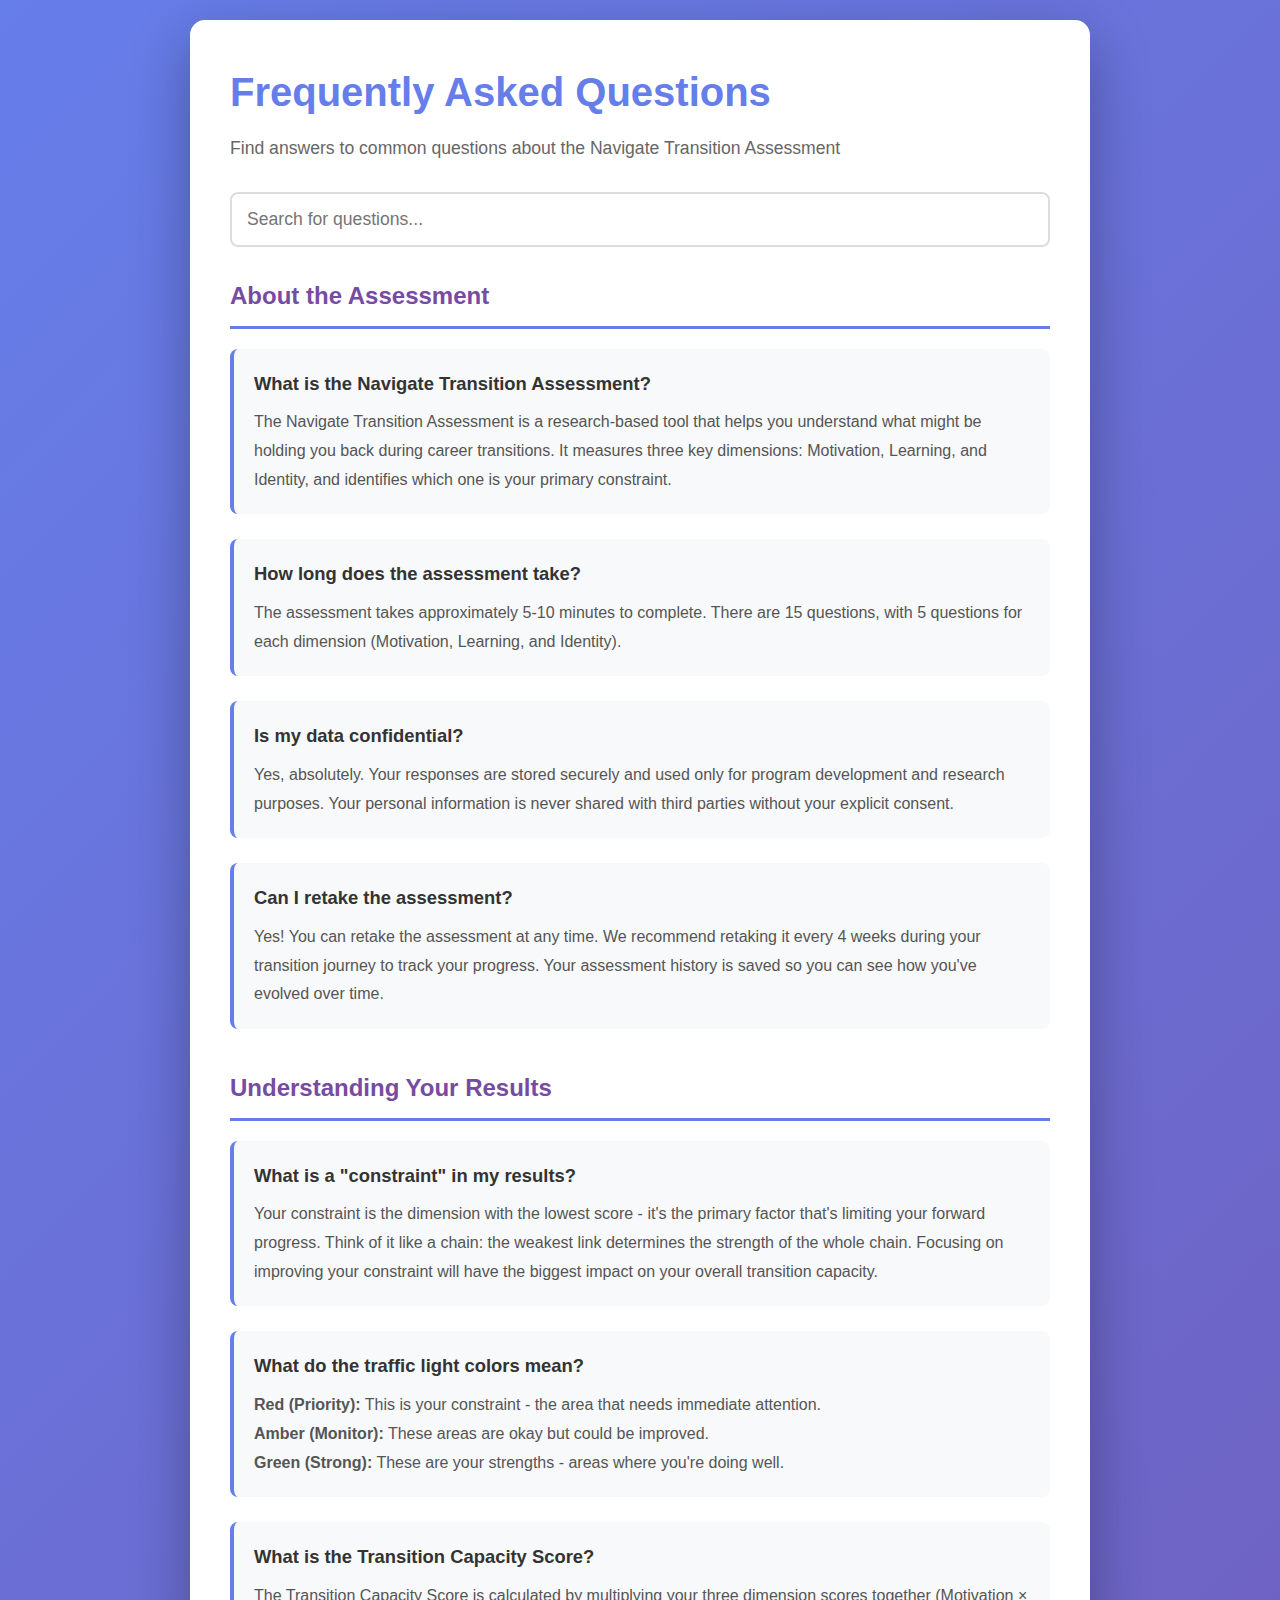
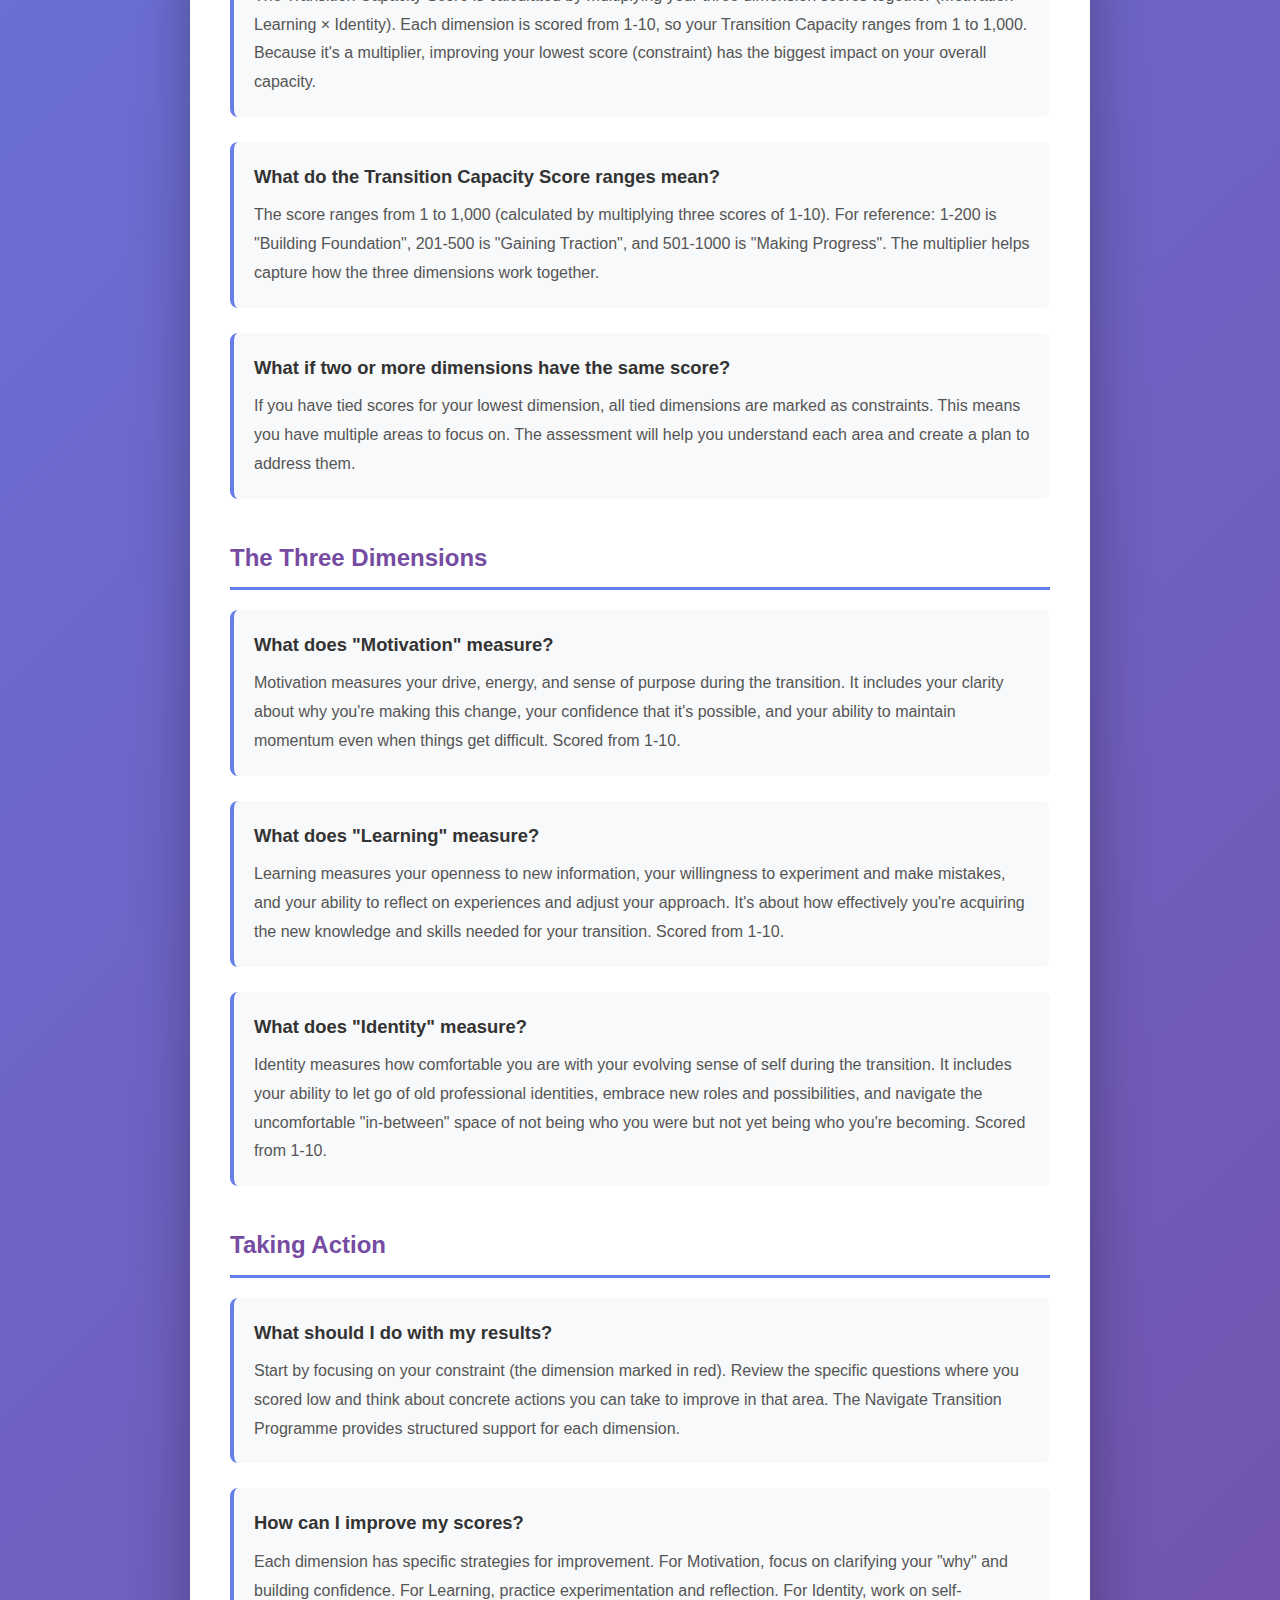
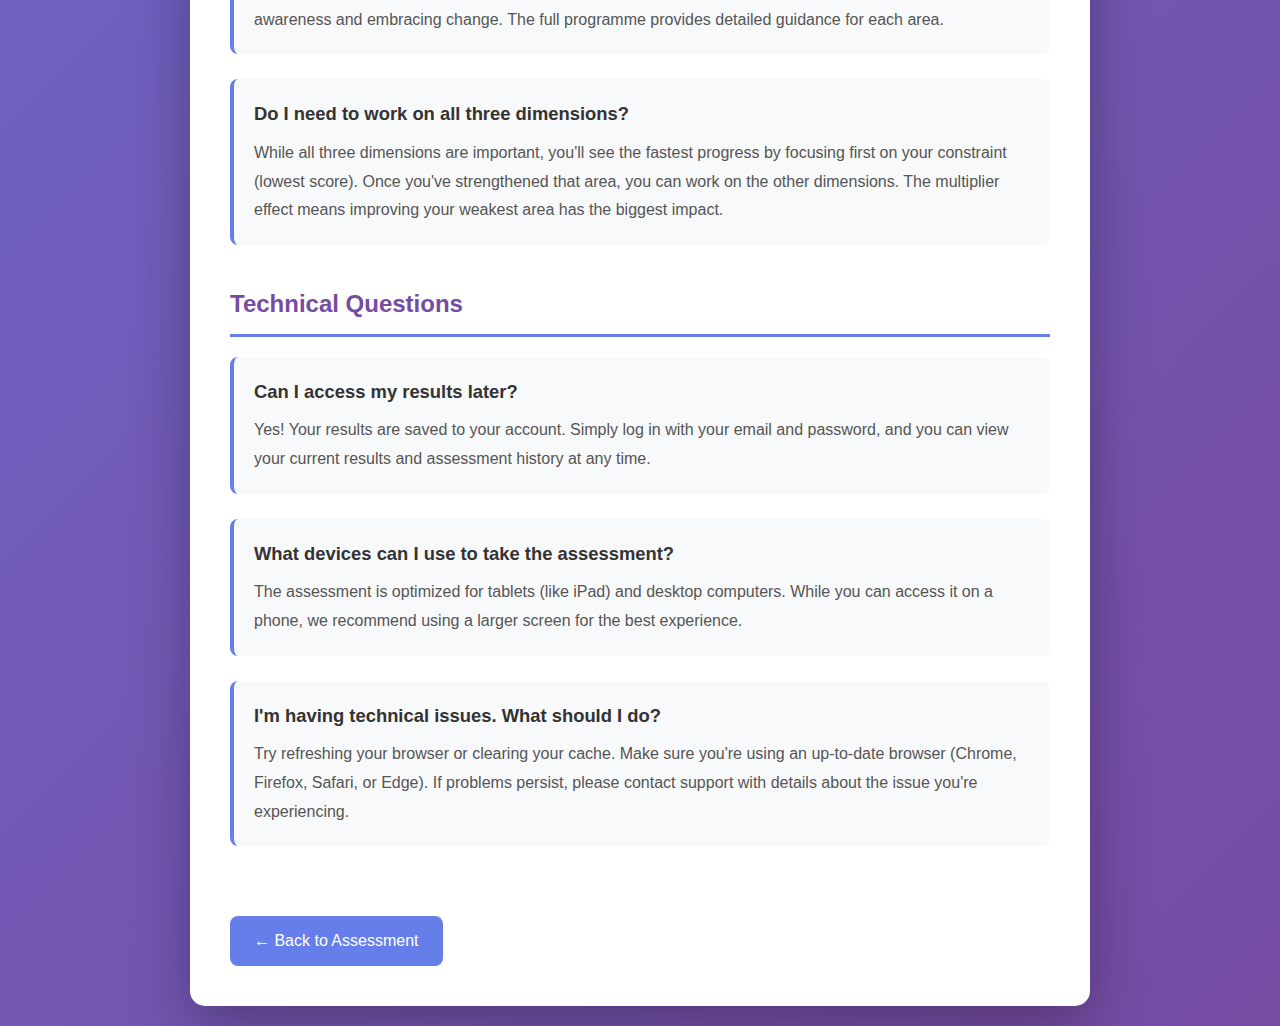
<file: faq (1).html>
<!DOCTYPE html>
<html lang="en">
<head>
    <meta charset="UTF-8">
    <meta name="viewport" content="width=device-width, initial-scale=1.0">
    <title>FAQ - Navigate Transition Assessment</title>
    <style>
        * {
            margin: 0;
            padding: 0;
            box-sizing: border-box;
        }

        body {
            font-family: 'Segoe UI', Tahoma, Geneva, Verdana, sans-serif;
            line-height: 1.6;
            color: #333;
            background: linear-gradient(135deg, #667eea 0%, #764ba2 100%);
            min-height: 100vh;
            padding: 20px;
        }

        .container {
            max-width: 900px;
            margin: 0 auto;
            background: white;
            border-radius: 15px;
            padding: 40px;
            box-shadow: 0 20px 60px rgba(0,0,0,0.3);
        }

        h1 {
            color: #667eea;
            margin-bottom: 10px;
            font-size: 2.5em;
        }

        .subtitle {
            color: #666;
            margin-bottom: 30px;
            font-size: 1.1em;
        }

        .search-box {
            margin-bottom: 30px;
        }

        .search-box input {
            width: 100%;
            padding: 15px;
            font-size: 1.1em;
            border: 2px solid #ddd;
            border-radius: 8px;
            transition: border-color 0.3s;
        }

        .search-box input:focus {
            outline: none;
            border-color: #667eea;
        }

        .faq-section {
            margin-bottom: 40px;
        }

        .faq-section h2 {
            color: #764ba2;
            margin-bottom: 20px;
            padding-bottom: 10px;
            border-bottom: 3px solid #667eea;
        }

        .faq-item {
            margin-bottom: 25px;
            padding: 20px;
            background: #f8f9fa;
            border-radius: 8px;
            border-left: 4px solid #667eea;
            transition: all 0.3s;
        }

        .faq-item:hover {
            background: #f0f1f5;
            transform: translateX(5px);
        }

        .faq-item.hidden {
            display: none;
        }

        .faq-question {
            font-weight: bold;
            color: #333;
            font-size: 1.15em;
            margin-bottom: 10px;
        }

        .faq-answer {
            color: #555;
            line-height: 1.8;
        }

        .back-link {
            display: inline-block;
            margin-top: 30px;
            padding: 12px 24px;
            background: #667eea;
            color: white;
            text-decoration: none;
            border-radius: 8px;
            transition: background 0.3s;
        }

        .back-link:hover {
            background: #764ba2;
        }

        .no-results {
            text-align: center;
            padding: 40px;
            color: #999;
            font-size: 1.2em;
            display: none;
        }
    </style>
</head>
<body>
    <div class="container">
        <h1>Frequently Asked Questions</h1>
        <p class="subtitle">Find answers to common questions about the Navigate Transition Assessment</p>

        <div class="search-box">
            <input type="text" id="searchInput" placeholder="Search for questions...">
        </div>

        <div class="no-results" id="noResults">No questions found matching your search.</div>

        <div class="faq-section">
            <h2>About the Assessment</h2>
            
            <div class="faq-item">
                <div class="faq-question">What is the Navigate Transition Assessment?</div>
                <div class="faq-answer">
                    The Navigate Transition Assessment is a research-based tool that helps you understand what might be holding you back during career transitions. It measures three key dimensions: Motivation, Learning, and Identity, and identifies which one is your primary constraint.
                </div>
            </div>

            <div class="faq-item">
                <div class="faq-question">How long does the assessment take?</div>
                <div class="faq-answer">
                    The assessment takes approximately 5-10 minutes to complete. There are 15 questions, with 5 questions for each dimension (Motivation, Learning, and Identity).
                </div>
            </div>

            <div class="faq-item">
                <div class="faq-question">Is my data confidential?</div>
                <div class="faq-answer">
                    Yes, absolutely. Your responses are stored securely and used only for program development and research purposes. Your personal information is never shared with third parties without your explicit consent.
                </div>
            </div>

            <div class="faq-item">
                <div class="faq-question">Can I retake the assessment?</div>
                <div class="faq-answer">
                    Yes! You can retake the assessment at any time. We recommend retaking it every 4 weeks during your transition journey to track your progress. Your assessment history is saved so you can see how you've evolved over time.
                </div>
            </div>
        </div>

        <div class="faq-section">
            <h2>Understanding Your Results</h2>
            
            <div class="faq-item">
                <div class="faq-question">What is a "constraint" in my results?</div>
                <div class="faq-answer">
                    Your constraint is the dimension with the lowest score - it's the primary factor that's limiting your forward progress. Think of it like a chain: the weakest link determines the strength of the whole chain. Focusing on improving your constraint will have the biggest impact on your overall transition capacity.
                </div>
            </div>

            <div class="faq-item">
                <div class="faq-question">What do the traffic light colors mean?</div>
                <div class="faq-answer">
                    <strong>Red (Priority):</strong> This is your constraint - the area that needs immediate attention.<br>
                    <strong>Amber (Monitor):</strong> These areas are okay but could be improved.<br>
                    <strong>Green (Strong):</strong> These are your strengths - areas where you're doing well.
                </div>
            </div>

            <div class="faq-item">
                <div class="faq-question">What is the Transition Capacity Score?</div>
                <div class="faq-answer">
                    The Transition Capacity Score is calculated by multiplying your three dimension scores together (Motivation × Learning × Identity). Each dimension is scored from 1-10, so your Transition Capacity ranges from 1 to 1,000. Because it's a multiplier, improving your lowest score (constraint) has the biggest impact on your overall capacity.
                </div>
            </div>

            <div class="faq-item">
                <div class="faq-question">What do the Transition Capacity Score ranges mean?</div>
                <div class="faq-answer">
                    The score ranges from 1 to 1,000 (calculated by multiplying three scores of 1-10). For reference: 1-200 is "Building Foundation", 201-500 is "Gaining Traction", and 501-1000 is "Making Progress". The multiplier helps capture how the three dimensions work together.
                </div>
            </div>

            <div class="faq-item">
                <div class="faq-question">What if two or more dimensions have the same score?</div>
                <div class="faq-answer">
                    If you have tied scores for your lowest dimension, all tied dimensions are marked as constraints. This means you have multiple areas to focus on. The assessment will help you understand each area and create a plan to address them.
                </div>
            </div>
        </div>

        <div class="faq-section">
            <h2>The Three Dimensions</h2>
            
            <div class="faq-item">
                <div class="faq-question">What does "Motivation" measure?</div>
                <div class="faq-answer">
                    Motivation measures your drive, energy, and sense of purpose during the transition. It includes your clarity about why you're making this change, your confidence that it's possible, and your ability to maintain momentum even when things get difficult. Scored from 1-10.
                </div>
            </div>

            <div class="faq-item">
                <div class="faq-question">What does "Learning" measure?</div>
                <div class="faq-answer">
                    Learning measures your openness to new information, your willingness to experiment and make mistakes, and your ability to reflect on experiences and adjust your approach. It's about how effectively you're acquiring the new knowledge and skills needed for your transition. Scored from 1-10.
                </div>
            </div>

            <div class="faq-item">
                <div class="faq-question">What does "Identity" measure?</div>
                <div class="faq-answer">
                    Identity measures how comfortable you are with your evolving sense of self during the transition. It includes your ability to let go of old professional identities, embrace new roles and possibilities, and navigate the uncomfortable "in-between" space of not being who you were but not yet being who you're becoming. Scored from 1-10.
                </div>
            </div>
        </div>

        <div class="faq-section">
            <h2>Taking Action</h2>
            
            <div class="faq-item">
                <div class="faq-question">What should I do with my results?</div>
                <div class="faq-answer">
                    Start by focusing on your constraint (the dimension marked in red). Review the specific questions where you scored low and think about concrete actions you can take to improve in that area. The Navigate Transition Programme provides structured support for each dimension.
                </div>
            </div>

            <div class="faq-item">
                <div class="faq-question">How can I improve my scores?</div>
                <div class="faq-answer">
                    Each dimension has specific strategies for improvement. For Motivation, focus on clarifying your "why" and building confidence. For Learning, practice experimentation and reflection. For Identity, work on self-awareness and embracing change. The full programme provides detailed guidance for each area.
                </div>
            </div>

            <div class="faq-item">
                <div class="faq-question">Do I need to work on all three dimensions?</div>
                <div class="faq-answer">
                    While all three dimensions are important, you'll see the fastest progress by focusing first on your constraint (lowest score). Once you've strengthened that area, you can work on the other dimensions. The multiplier effect means improving your weakest area has the biggest impact.
                </div>
            </div>
        </div>

        <div class="faq-section">
            <h2>Technical Questions</h2>
            
            <div class="faq-item">
                <div class="faq-question">Can I access my results later?</div>
                <div class="faq-answer">
                    Yes! Your results are saved to your account. Simply log in with your email and password, and you can view your current results and assessment history at any time.
                </div>
            </div>

            <div class="faq-item">
                <div class="faq-question">What devices can I use to take the assessment?</div>
                <div class="faq-answer">
                    The assessment is optimized for tablets (like iPad) and desktop computers. While you can access it on a phone, we recommend using a larger screen for the best experience.
                </div>
            </div>

            <div class="faq-item">
                <div class="faq-question">I'm having technical issues. What should I do?</div>
                <div class="faq-answer">
                    Try refreshing your browser or clearing your cache. Make sure you're using an up-to-date browser (Chrome, Firefox, Safari, or Edge). If problems persist, please contact support with details about the issue you're experiencing.
                </div>
            </div>
        </div>

        <a href="index.html" class="back-link">← Back to Assessment</a>
    </div>

    <script>
        const searchInput = document.getElementById('searchInput');
        const faqItems = document.querySelectorAll('.faq-item');
        const noResults = document.getElementById('noResults');

        searchInput.addEventListener('input', function() {
            const searchTerm = this.value.toLowerCase();
            let visibleCount = 0;

            faqItems.forEach(item => {
                const question = item.querySelector('.faq-question').textContent.toLowerCase();
                const answer = item.querySelector('.faq-answer').textContent.toLowerCase();
                
                if (question.includes(searchTerm) || answer.includes(searchTerm)) {
                    item.classList.remove('hidden');
                    visibleCount++;
                } else {
                    item.classList.add('hidden');
                }
            });

            noResults.style.display = visibleCount === 0 ? 'block' : 'none';
        });
    </script>
</body>
</html>
</file>
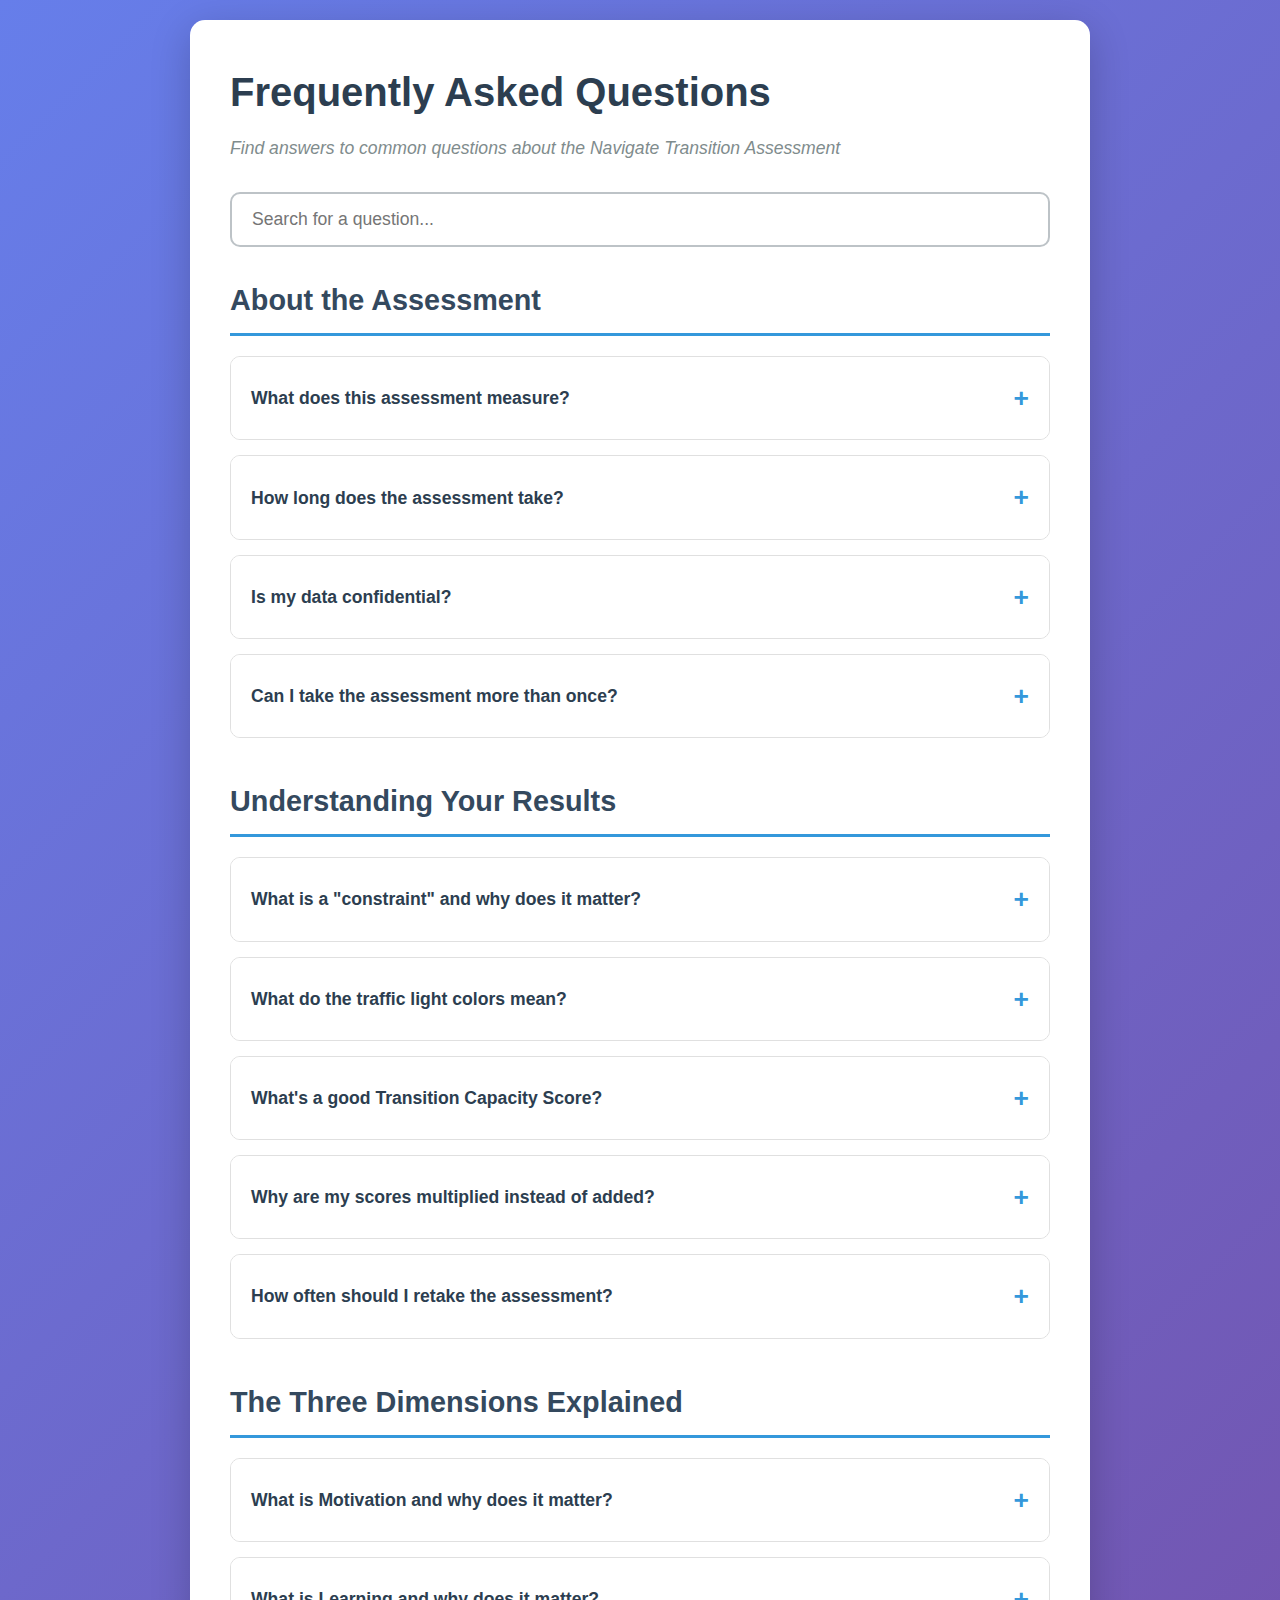
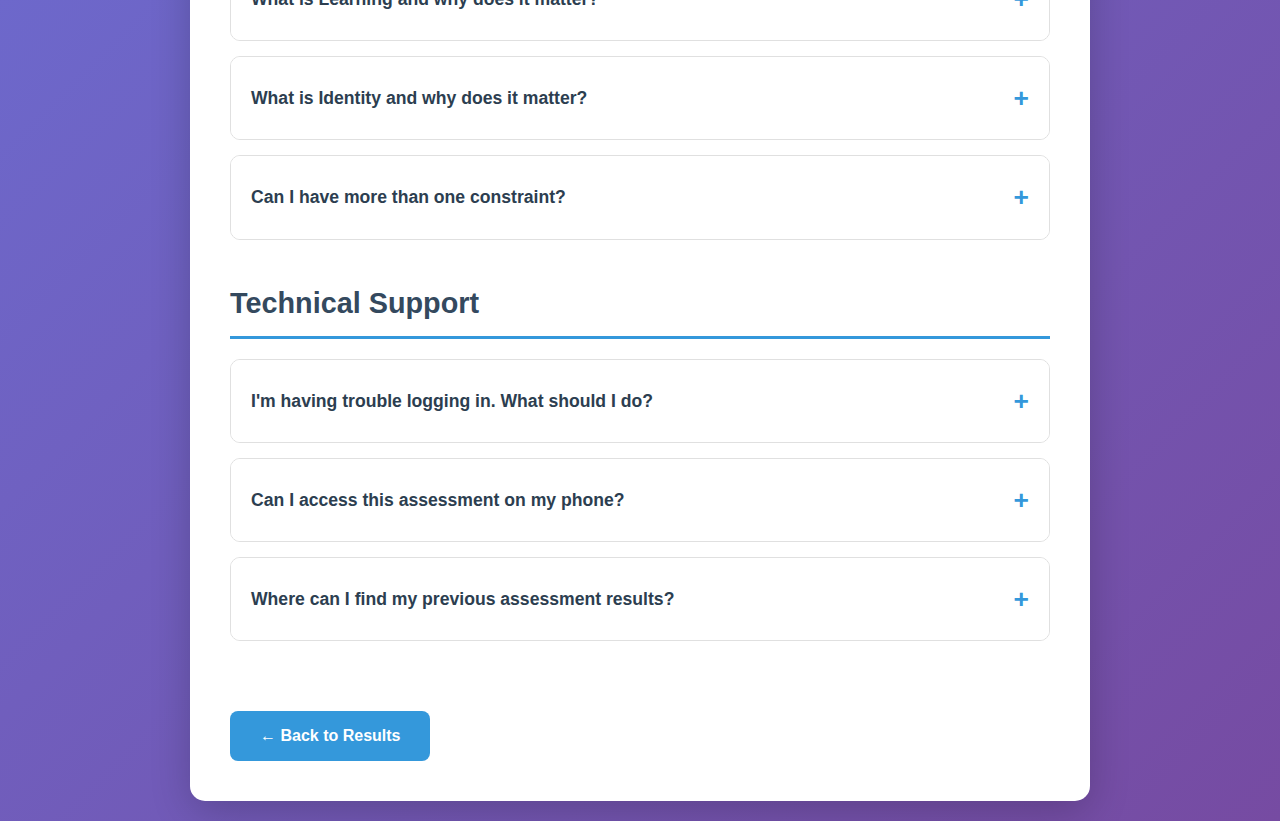
<file: faq (2).html>
<!DOCTYPE html>
<html lang="en">
<head>
    <meta charset="UTF-8">
    <meta name="viewport" content="width=device-width, initial-scale=1.0">
    <title>FAQ - Navigate Transition Assessment</title>
    <style>
        * {
            margin: 0;
            padding: 0;
            box-sizing: border-box;
        }

        body {
            font-family: 'Segoe UI', Tahoma, Geneva, Verdana, sans-serif;
            line-height: 1.6;
            color: #333;
            background: linear-gradient(135deg, #667eea 0%, #764ba2 100%);
            min-height: 100vh;
            padding: 20px;
        }

        .container {
            max-width: 900px;
            margin: 0 auto;
            background: white;
            padding: 40px;
            border-radius: 15px;
            box-shadow: 0 10px 40px rgba(0,0,0,0.2);
        }

        h1 {
            color: #2c3e50;
            margin-bottom: 10px;
            font-size: 2.5em;
        }

        .subtitle {
            color: #7f8c8d;
            font-size: 1.1em;
            margin-bottom: 30px;
            font-style: italic;
        }

        .search-box {
            margin-bottom: 30px;
            position: relative;
        }

        .search-box input {
            width: 100%;
            padding: 15px 20px;
            font-size: 1.1em;
            border: 2px solid #bdc3c7;
            border-radius: 10px;
            transition: border-color 0.3s;
        }

        .search-box input:focus {
            outline: none;
            border-color: #3498db;
        }

        .faq-section {
            margin-bottom: 40px;
        }

        .faq-section h2 {
            color: #34495e;
            margin-bottom: 20px;
            padding-bottom: 10px;
            border-bottom: 3px solid #3498db;
            font-size: 1.8em;
        }

        .faq-item {
            background: #f8f9fa;
            margin-bottom: 15px;
            border-radius: 10px;
            overflow: hidden;
            border: 1px solid #e0e0e0;
            transition: all 0.3s ease;
        }

        .faq-item:hover {
            box-shadow: 0 3px 10px rgba(0,0,0,0.1);
        }

        .faq-question {
            padding: 20px;
            cursor: pointer;
            display: flex;
            justify-content: space-between;
            align-items: center;
            background: white;
            font-weight: 600;
            color: #2c3e50;
            font-size: 1.1em;
        }

        .faq-question:hover {
            background: #ecf0f1;
        }

        .faq-question::after {
            content: '+';
            font-size: 1.5em;
            color: #3498db;
            transition: transform 0.3s;
        }

        .faq-question.active::after {
            transform: rotate(45deg);
        }

        .faq-answer {
            padding: 0 20px;
            max-height: 0;
            overflow: hidden;
            transition: all 0.3s ease;
            background: white;
        }

        .faq-answer.active {
            padding: 20px;
            max-height: 500px;
        }

        .faq-answer p {
            margin-bottom: 10px;
            color: #555;
            line-height: 1.8;
        }

        .faq-answer ul {
            margin-left: 20px;
            margin-top: 10px;
        }

        .faq-answer li {
            margin-bottom: 8px;
            color: #555;
        }

        .back-button {
            display: inline-block;
            margin-top: 30px;
            padding: 12px 30px;
            background: #3498db;
            color: white;
            text-decoration: none;
            border-radius: 8px;
            font-weight: 600;
            transition: all 0.3s ease;
        }

        .back-button:hover {
            background: #2980b9;
            transform: translateY(-2px);
            box-shadow: 0 5px 15px rgba(52, 152, 219, 0.3);
        }

        .no-results {
            text-align: center;
            padding: 40px;
            color: #7f8c8d;
            display: none;
        }

        .highlight {
            background: #fff3cd;
            padding: 2px 6px;
            border-radius: 3px;
        }

        @media (max-width: 768px) {
            .container {
                padding: 20px;
            }

            h1 {
                font-size: 2em;
            }

            .faq-question {
                font-size: 1em;
                padding: 15px;
            }
        }
    </style>
</head>
<body>
    <div class="container">
        <h1>Frequently Asked Questions</h1>
        <p class="subtitle">Find answers to common questions about the Navigate Transition Assessment</p>

        <div class="search-box">
            <input type="text" id="searchInput" placeholder="Search for a question..." onkeyup="searchFAQ()">
        </div>

        <div class="no-results" id="noResults">
            <p>No matching questions found. Try different keywords.</p>
        </div>

        <div class="faq-section">
            <h2>About the Assessment</h2>

            <div class="faq-item">
                <div class="faq-question" onclick="toggleFAQ(this)">
                    What does this assessment measure?
                </div>
                <div class="faq-answer">
                    <p>The Navigate Transition Assessment measures three critical dimensions that determine your capacity to successfully navigate a major life or career transition:</p>
                    <ul>
                        <li><strong>Motivation:</strong> Your drive and energy for the transition</li>
                        <li><strong>Learning:</strong> Your capacity to acquire new skills and knowledge</li>
                        <li><strong>Identity:</strong> Your sense of belonging and self in the new context</li>
                    </ul>
                    <p>It identifies which dimension is your "constraint" - the primary factor limiting your overall transition capacity.</p>
                </div>
            </div>

            <div class="faq-item">
                <div class="faq-question" onclick="toggleFAQ(this)">
                    How long does the assessment take?
                </div>
                <div class="faq-answer">
                    <p>The assessment takes approximately 5-7 minutes to complete. There are 15 questions total - 5 questions for each of the three dimensions (Motivation, Learning, and Identity).</p>
                </div>
            </div>

            <div class="faq-item">
                <div class="faq-question" onclick="toggleFAQ(this)">
                    Is my data confidential?
                </div>
                <div class="faq-answer">
                    <p>Yes, your assessment data is stored securely and confidentially. Only you can access your individual results through your personal account. Aggregate data may be used for research purposes, but individual responses are never shared or identified.</p>
                </div>
            </div>

            <div class="faq-item">
                <div class="faq-question" onclick="toggleFAQ(this)">
                    Can I take the assessment more than once?
                </div>
                <div class="faq-answer">
                    <p>Absolutely! In fact, we encourage you to retake the assessment periodically as you work through your transition. This allows you to:</p>
                    <ul>
                        <li>Track your progress over time</li>
                        <li>See how your constraint changes</li>
                        <li>Measure the impact of your development efforts</li>
                        <li>Identify new areas that need attention</li>
                    </ul>
                </div>
            </div>
        </div>

        <div class="faq-section">
            <h2>Understanding Your Results</h2>

            <div class="faq-item">
                <div class="faq-question" onclick="toggleFAQ(this)">
                    What is a "constraint" and why does it matter?
                </div>
                <div class="faq-answer">
                    <p>Your constraint is your lowest-scoring dimension - the area that's most holding you back. It matters because:</p>
                    <ul>
                        <li>Improving your constraint has the biggest impact on your overall transition capacity</li>
                        <li>Your constraint explains why you might feel stuck, even when other things seem fine</li>
                        <li>Focusing on your constraint is more effective than trying to improve everything at once</li>
                    </ul>
                    <p>Think of it like a chain - the weakest link determines the chain's strength. Your constraint is that weakest link in your transition capacity.</p>
                </div>
            </div>

            <div class="faq-item">
                <div class="faq-question" onclick="toggleFAQ(this)">
                    What do the traffic light colors mean?
                </div>
                <div class="faq-answer">
                    <p>We use a traffic light system to help you prioritize:</p>
                    <ul>
                        <li><strong>🔴 RED (1.0-5.9):</strong> Priority area - This is your constraint and needs immediate attention</li>
                        <li><strong>🟡 AMBER (6.0-7.9):</strong> Monitor - Room for improvement, but not your primary focus</li>
                        <li><strong>🟢 GREEN (8.0-10):</strong> Strong - This area is working well for you</li>
                    </ul>
                </div>
            </div>

            <div class="faq-item">
                <div class="faq-question" onclick="toggleFAQ(this)">
                    What's a good Transition Capacity Score?
                </div>
                <div class="faq-answer">
                    <p>There's no universal "good" score - it depends on your starting point and your goals. However:</p>
                    <ul>
                        <li>Scores are calculated by multiplying your three dimension scores (1-10 each)</li>
                        <li>Total scores range from 1 to 1,000</li>
                        <li>Having balanced scores (e.g., 7-7-7 = 343) is often better than having one very low score (e.g., 9-9-2 = 162)</li>
                        <li>Focus on improvement over time rather than comparing to others</li>
                    </ul>
                    <p>The most important thing is identifying your constraint and working to improve it.</p>
                </div>
            </div>

            <div class="faq-item">
                <div class="faq-question" onclick="toggleFAQ(this)">
                    Why are my scores multiplied instead of added?
                </div>
                <div class="faq-answer">
                    <p>Multiplication reveals what addition hides - your constraint matters more than your strengths. When scores are multiplied:</p>
                    <ul>
                        <li>A single low score dramatically reduces your overall capacity</li>
                        <li>This mirrors real life - you can have all the motivation and learning in the world, but if you don't feel like you belong, your transition will struggle</li>
                        <li>It shows why addressing your constraint is so powerful</li>
                    </ul>
                    <p>See the "How Scoring Works" page for detailed examples of why multiplication is used.</p>
                </div>
            </div>

            <div class="faq-item">
                <div class="faq-question" onclick="toggleFAQ(this)">
                    How often should I retake the assessment?
                </div>
                <div class="faq-answer">
                    <p>We recommend retaking the assessment:</p>
                    <ul>
                        <li>After making significant efforts to address your constraint (e.g., 4-6 weeks)</li>
                        <li>When you experience a major shift or change in your transition</li>
                        <li>Every 2-3 months during active transition periods</li>
                        <li>When you want to check if a new constraint has emerged</li>
                    </ul>
                    <p>Avoid taking it too frequently (daily or weekly) as meaningful change takes time to develop.</p>
                </div>
            </div>
        </div>

        <div class="faq-section">
            <h2>The Three Dimensions Explained</h2>

            <div class="faq-item">
                <div class="faq-question" onclick="toggleFAQ(this)">
                    What is Motivation and why does it matter?
                </div>
                <div class="faq-answer">
                    <p><strong>Motivation</strong> is your drive and emotional energy for the transition. It's about whether you have the fuel to push through challenges.</p>
                    <p>Low motivation might show up as:</p>
                    <ul>
                        <li>Feeling drained or stuck rather than energized</li>
                        <li>Avoiding taking action on your transition</li>
                        <li>Struggling to maintain momentum</li>
                        <li>Questioning whether it's worth the effort</li>
                    </ul>
                    <p>When motivation is your constraint, you might know what to do but lack the drive to do it.</p>
                </div>
            </div>

            <div class="faq-item">
                <div class="faq-question" onclick="toggleFAQ(this)">
                    What is Learning and why does it matter?
                </div>
                <div class="faq-answer">
                    <p><strong>Learning</strong> is your capacity to acquire the new skills and knowledge you need for your transition.</p>
                    <p>Low learning capacity might show up as:</p>
                    <ul>
                        <li>Struggling to develop needed competencies</li>
                        <li>Feeling overwhelmed by what you need to learn</li>
                        <li>Not making progress in building new skills</li>
                        <li>Avoiding situations where you need to demonstrate new capabilities</li>
                    </ul>
                    <p>When learning is your constraint, you want to move forward but lack the skills or knowledge to do so effectively.</p>
                </div>
            </div>

            <div class="faq-item">
                <div class="faq-question" onclick="toggleFAQ(this)">
                    What is Identity and why does it matter?
                </div>
                <div class="faq-answer">
                    <p><strong>Identity</strong> is your sense of belonging and self in the new context. It's about whether you can see yourself fitting in and being authentic.</p>
                    <p>Low identity alignment might show up as:</p>
                    <ul>
                        <li>Feeling like you don't belong or fit in</li>
                        <li>Questioning whether this is really "you"</li>
                        <li>Struggling to see yourself succeeding in the new context</li>
                        <li>Feeling like you're pretending or being inauthentic</li>
                    </ul>
                    <p>When identity is your constraint, you might have the skills and motivation, but something feels fundamentally "off" about the fit.</p>
                </div>
            </div>

            <div class="faq-item">
                <div class="faq-question" onclick="toggleFAQ(this)">
                    Can I have more than one constraint?
                </div>
                <div class="faq-answer">
                    <p>Technically, your constraint is your single lowest-scoring dimension. However:</p>
                    <ul>
                        <li>If two dimensions have very similar low scores, both may be limiting you</li>
                        <li>Your constraint can change as you improve - addressing one constraint may reveal another</li>
                        <li>Multiple amber scores suggest you have room for improvement across several areas</li>
                    </ul>
                    <p>Start with your lowest score, but be aware that transitions often involve working on multiple dimensions over time.</p>
                </div>
            </div>
        </div>

        <div class="faq-section">
            <h2>Technical Support</h2>

            <div class="faq-item">
                <div class="faq-question" onclick="toggleFAQ(this)">
                    I'm having trouble logging in. What should I do?
                </div>
                <div class="faq-answer">
                    <p>If you're having login issues:</p>
                    <ul>
                        <li>Make sure you're using the correct email address</li>
                        <li>Try resetting your password using the "Forgot Password" link</li>
                        <li>Clear your browser cache and try again</li>
                        <li>Try a different browser</li>
                    </ul>
                    <p>If problems persist, contact support for assistance.</p>
                </div>
            </div>

            <div class="faq-item">
                <div class="faq-question" onclick="toggleFAQ(this)">
                    Can I access this assessment on my phone?
                </div>
                <div class="faq-answer">
                    <p>The assessment is optimized for tablets (iPad) and larger screens. While you can access it on a phone, we recommend using a tablet or desktop computer for the best experience when completing the assessment questions.</p>
                </div>
            </div>

            <div class="faq-item">
                <div class="faq-question" onclick="toggleFAQ(this)">
                    Where can I find my previous assessment results?
                </div>
                <div class="faq-answer">
                    <p>After logging in, go to your Dashboard. You'll see:</p>
                    <ul>
                        <li>Your complete assessment history</li>
                        <li>A progress chart showing how your scores have changed over time</li>
                        <li>The ability to view detailed results from any past assessment</li>
                    </ul>
                </div>
            </div>
        </div>

        <a href="javascript:history.back()" class="back-button">← Back to Results</a>
    </div>

    <script>
        function toggleFAQ(element) {
            const answer = element.nextElementSibling;
            const allQuestions = document.querySelectorAll('.faq-question');
            const allAnswers = document.querySelectorAll('.faq-answer');

            // Close all other FAQs
            allQuestions.forEach(q => {
                if (q !== element) {
                    q.classList.remove('active');
                }
            });
            allAnswers.forEach(a => {
                if (a !== answer) {
                    a.classList.remove('active');
                }
            });

            // Toggle current FAQ
            element.classList.toggle('active');
            answer.classList.toggle('active');
        }

        function searchFAQ() {
            const input = document.getElementById('searchInput');
            const filter = input.value.toLowerCase();
            const faqItems = document.querySelectorAll('.faq-item');
            const noResults = document.getElementById('noResults');
            let hasResults = false;

            faqItems.forEach(item => {
                const question = item.querySelector('.faq-question').textContent.toLowerCase();
                const answer = item.querySelector('.faq-answer').textContent.toLowerCase();
                
                if (question.includes(filter) || answer.includes(filter)) {
                    item.style.display = '';
                    hasResults = true;
                } else {
                    item.style.display = 'none';
                }
            });

            noResults.style.display = hasResults ? 'none' : 'block';
        }
    </script>
</body>
</html>
</file>
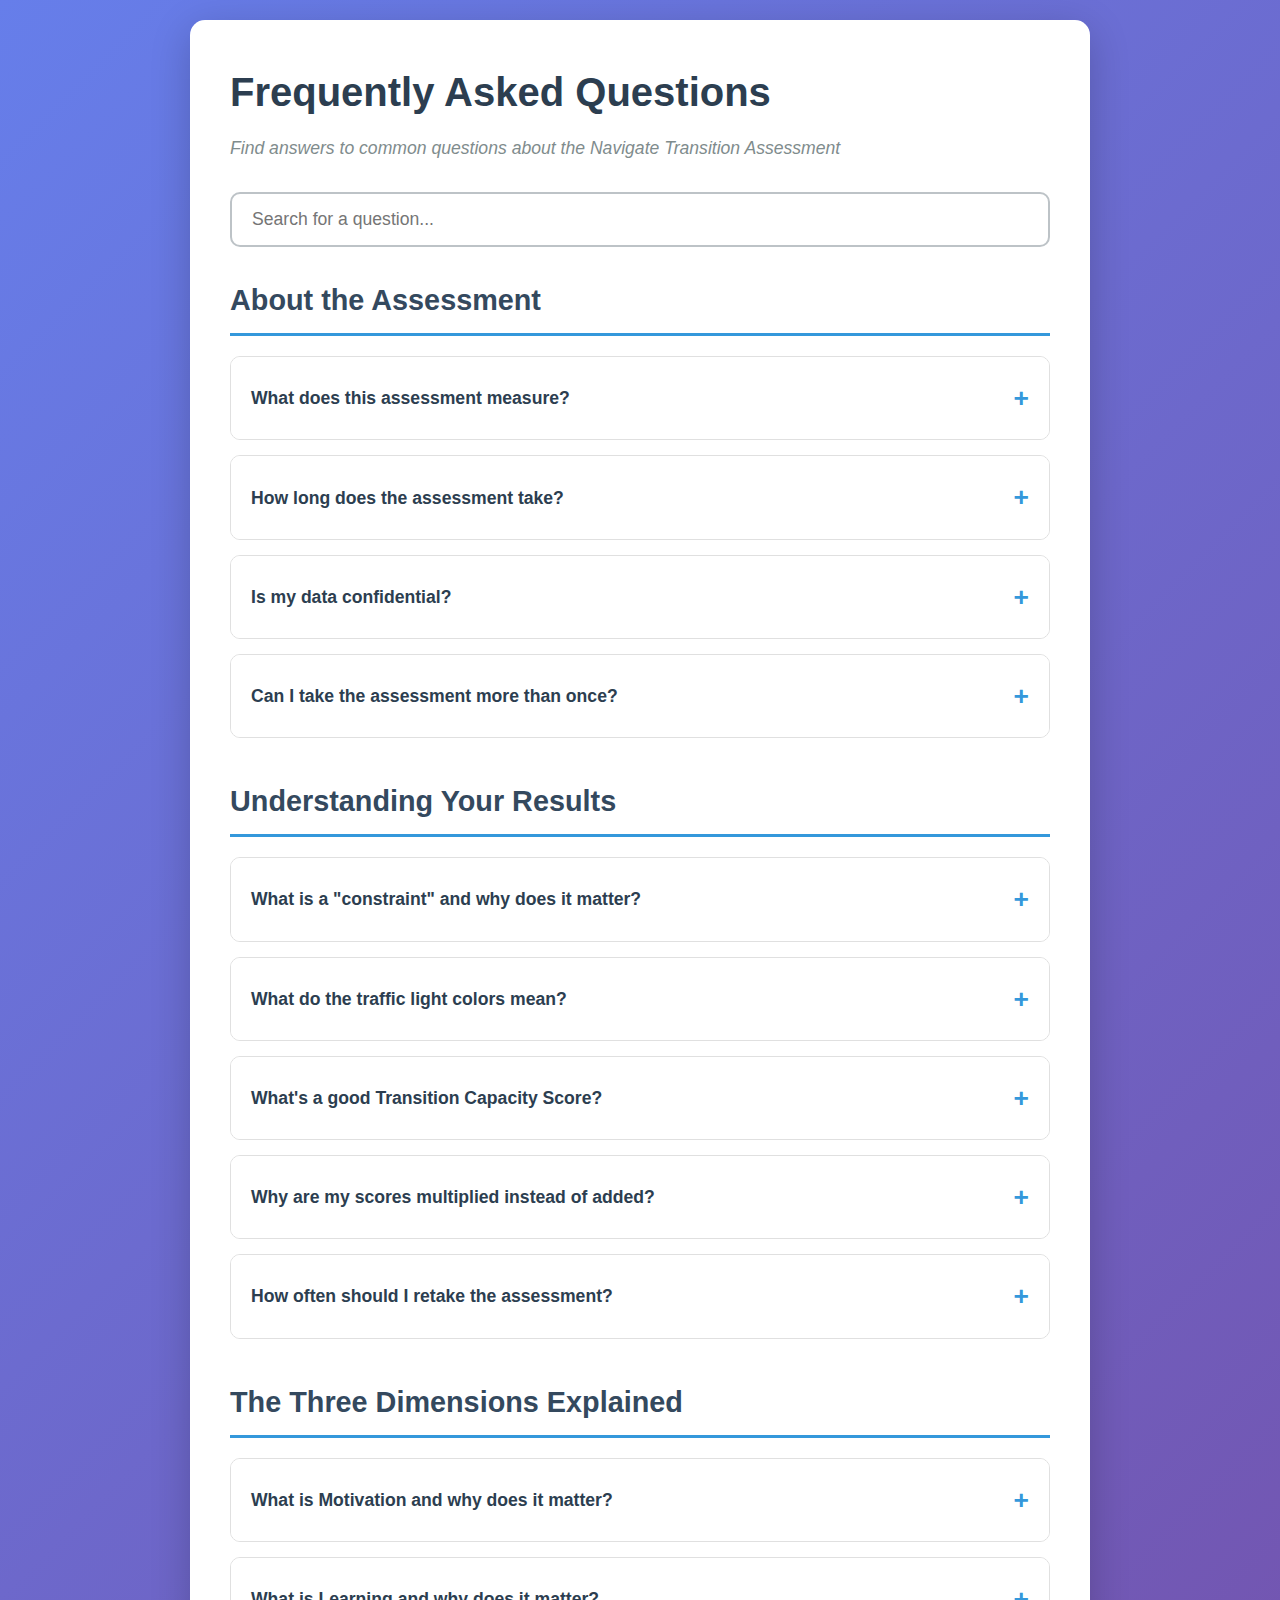
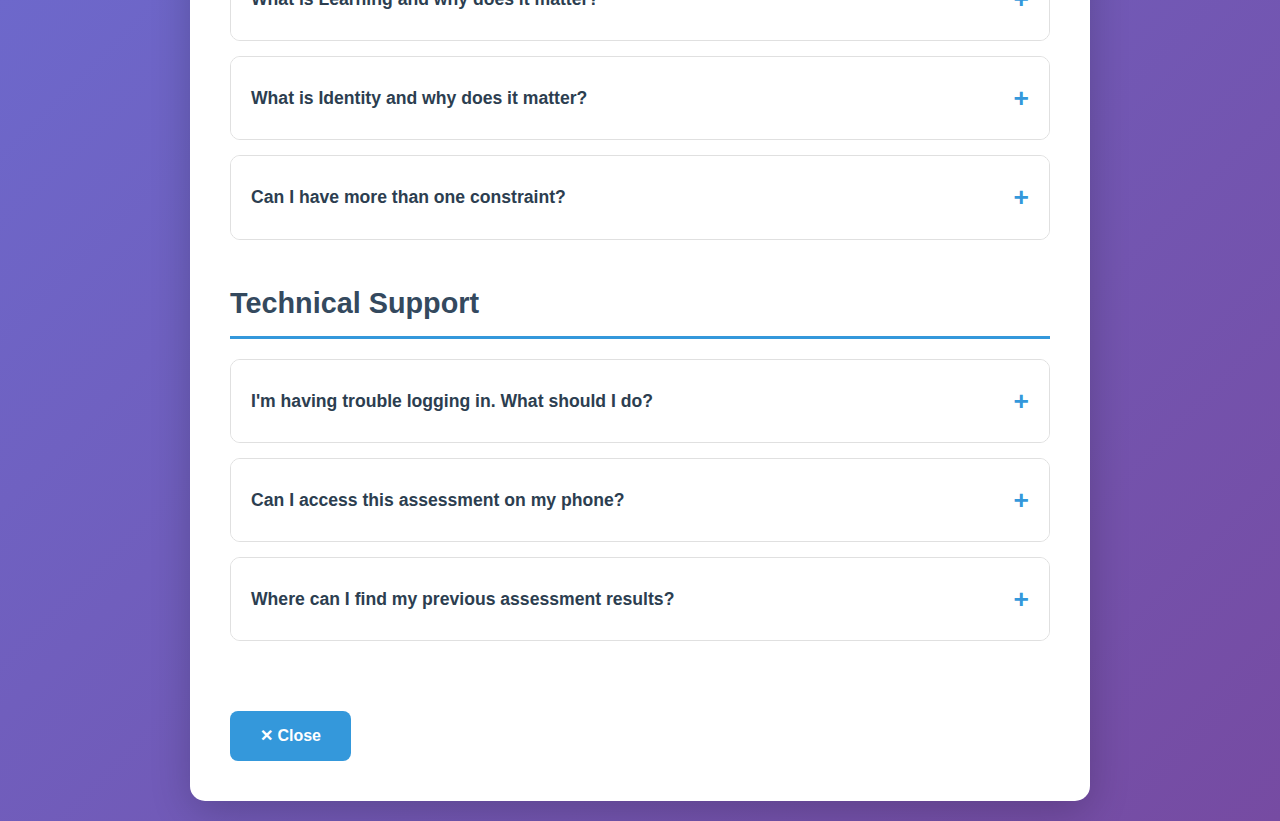
<file: faq.html>
<!DOCTYPE html>
<html lang="en">
<head>
    <meta charset="UTF-8">
    <meta name="viewport" content="width=device-width, initial-scale=1.0">
    <title>FAQ - Navigate Transition Assessment</title>
    <style>
        * {
            margin: 0;
            padding: 0;
            box-sizing: border-box;
        }

        body {
            font-family: 'Segoe UI', Tahoma, Geneva, Verdana, sans-serif;
            line-height: 1.6;
            color: #333;
            background: linear-gradient(135deg, #667eea 0%, #764ba2 100%);
            min-height: 100vh;
            padding: 20px;
        }

        .container {
            max-width: 900px;
            margin: 0 auto;
            background: white;
            padding: 40px;
            border-radius: 15px;
            box-shadow: 0 10px 40px rgba(0,0,0,0.2);
        }

        h1 {
            color: #2c3e50;
            margin-bottom: 10px;
            font-size: 2.5em;
        }

        .subtitle {
            color: #7f8c8d;
            font-size: 1.1em;
            margin-bottom: 30px;
            font-style: italic;
        }

        .search-box {
            margin-bottom: 30px;
            position: relative;
        }

        .search-box input {
            width: 100%;
            padding: 15px 20px;
            font-size: 1.1em;
            border: 2px solid #bdc3c7;
            border-radius: 10px;
            transition: border-color 0.3s;
        }

        .search-box input:focus {
            outline: none;
            border-color: #3498db;
        }

        .faq-section {
            margin-bottom: 40px;
        }

        .faq-section h2 {
            color: #34495e;
            margin-bottom: 20px;
            padding-bottom: 10px;
            border-bottom: 3px solid #3498db;
            font-size: 1.8em;
        }

        .faq-item {
            background: #f8f9fa;
            margin-bottom: 15px;
            border-radius: 10px;
            overflow: hidden;
            border: 1px solid #e0e0e0;
            transition: all 0.3s ease;
        }

        .faq-item:hover {
            box-shadow: 0 3px 10px rgba(0,0,0,0.1);
        }

        .faq-question {
            padding: 20px;
            cursor: pointer;
            display: flex;
            justify-content: space-between;
            align-items: center;
            background: white;
            font-weight: 600;
            color: #2c3e50;
            font-size: 1.1em;
        }

        .faq-question:hover {
            background: #ecf0f1;
        }

        .faq-question::after {
            content: '+';
            font-size: 1.5em;
            color: #3498db;
            transition: transform 0.3s;
        }

        .faq-question.active::after {
            transform: rotate(45deg);
        }

        .faq-answer {
            padding: 0 20px;
            max-height: 0;
            overflow: hidden;
            transition: all 0.3s ease;
            background: white;
        }

        .faq-answer.active {
            padding: 20px;
            max-height: 500px;
        }

        .faq-answer p {
            margin-bottom: 10px;
            color: #555;
            line-height: 1.8;
        }

        .faq-answer ul {
            margin-left: 20px;
            margin-top: 10px;
        }

        .faq-answer li {
            margin-bottom: 8px;
            color: #555;
        }

        .back-button {
            display: inline-block;
            margin-top: 30px;
            padding: 12px 30px;
            background: #3498db;
            color: white;
            text-decoration: none;
            border-radius: 8px;
            font-weight: 600;
            transition: all 0.3s ease;
        }

        .back-button:hover {
            background: #2980b9;
            transform: translateY(-2px);
            box-shadow: 0 5px 15px rgba(52, 152, 219, 0.3);
        }

        .no-results {
            text-align: center;
            padding: 40px;
            color: #7f8c8d;
            display: none;
        }

        .highlight {
            background: #fff3cd;
            padding: 2px 6px;
            border-radius: 3px;
        }

        @media (max-width: 768px) {
            .container {
                padding: 20px;
            }

            h1 {
                font-size: 2em;
            }

            .faq-question {
                font-size: 1em;
                padding: 15px;
            }
        }
    </style>
</head>
<body>
    <div class="container">
        <h1>Frequently Asked Questions</h1>
        <p class="subtitle">Find answers to common questions about the Navigate Transition Assessment</p>

        <div class="search-box">
            <input type="text" id="searchInput" placeholder="Search for a question..." onkeyup="searchFAQ()">
        </div>

        <div class="no-results" id="noResults">
            <p>No matching questions found. Try different keywords.</p>
        </div>

        <div class="faq-section">
            <h2>About the Assessment</h2>

            <div class="faq-item">
                <div class="faq-question" onclick="toggleFAQ(this)">
                    What does this assessment measure?
                </div>
                <div class="faq-answer">
                    <p>The Navigate Transition Assessment measures three critical dimensions that determine your capacity to successfully navigate a major life or career transition:</p>
                    <ul>
                        <li><strong>Motivation:</strong> Your drive and energy for the transition</li>
                        <li><strong>Learning:</strong> Your capacity to acquire new skills and knowledge</li>
                        <li><strong>Identity:</strong> Your sense of belonging and self in the new context</li>
                    </ul>
                    <p>It identifies which dimension is your "constraint" - the primary factor limiting your overall transition capacity.</p>
                </div>
            </div>

            <div class="faq-item">
                <div class="faq-question" onclick="toggleFAQ(this)">
                    How long does the assessment take?
                </div>
                <div class="faq-answer">
                    <p>The assessment takes approximately 5-7 minutes to complete. There are 15 questions total - 5 questions for each of the three dimensions (Motivation, Learning, and Identity).</p>
                </div>
            </div>

            <div class="faq-item">
                <div class="faq-question" onclick="toggleFAQ(this)">
                    Is my data confidential?
                </div>
                <div class="faq-answer">
                    <p>Yes, your assessment data is stored securely and confidentially. Only you can access your individual results through your personal account. Aggregate data may be used for research purposes, but individual responses are never shared or identified.</p>
                </div>
            </div>

            <div class="faq-item">
                <div class="faq-question" onclick="toggleFAQ(this)">
                    Can I take the assessment more than once?
                </div>
                <div class="faq-answer">
                    <p>Absolutely! In fact, we encourage you to retake the assessment periodically as you work through your transition. This allows you to:</p>
                    <ul>
                        <li>Track your progress over time</li>
                        <li>See how your constraint changes</li>
                        <li>Measure the impact of your development efforts</li>
                        <li>Identify new areas that need attention</li>
                    </ul>
                </div>
            </div>
        </div>

        <div class="faq-section">
            <h2>Understanding Your Results</h2>

            <div class="faq-item">
                <div class="faq-question" onclick="toggleFAQ(this)">
                    What is a "constraint" and why does it matter?
                </div>
                <div class="faq-answer">
                    <p>Your constraint is your lowest-scoring dimension - the area that's most holding you back. It matters because:</p>
                    <ul>
                        <li>Improving your constraint has the biggest impact on your overall transition capacity</li>
                        <li>Your constraint explains why you might feel stuck, even when other things seem fine</li>
                        <li>Focusing on your constraint is more effective than trying to improve everything at once</li>
                    </ul>
                    <p>Think of it like a chain - the weakest link determines the chain's strength. Your constraint is that weakest link in your transition capacity.</p>
                </div>
            </div>

            <div class="faq-item">
                <div class="faq-question" onclick="toggleFAQ(this)">
                    What do the traffic light colors mean?
                </div>
                <div class="faq-answer">
                    <p>We use a traffic light system to help you prioritize:</p>
                    <ul>
                        <li><strong>🔴 RED (1.0-5.9):</strong> Priority area - This is your constraint and needs immediate attention</li>
                        <li><strong>🟡 AMBER (6.0-7.9):</strong> Monitor - Room for improvement, but not your primary focus</li>
                        <li><strong>🟢 GREEN (8.0-10):</strong> Strong - This area is working well for you</li>
                    </ul>
                </div>
            </div>

            <div class="faq-item">
                <div class="faq-question" onclick="toggleFAQ(this)">
                    What's a good Transition Capacity Score?
                </div>
                <div class="faq-answer">
                    <p>There's no universal "good" score - it depends on your starting point and your goals. However:</p>
                    <ul>
                        <li>Scores are calculated by multiplying your three dimension scores (1-10 each)</li>
                        <li>Total scores range from 1 to 1,000</li>
                        <li>Having balanced scores (e.g., 7-7-7 = 343) is often better than having one very low score (e.g., 9-9-2 = 162)</li>
                        <li>Focus on improvement over time rather than comparing to others</li>
                    </ul>
                    <p>The most important thing is identifying your constraint and working to improve it.</p>
                </div>
            </div>

            <div class="faq-item">
                <div class="faq-question" onclick="toggleFAQ(this)">
                    Why are my scores multiplied instead of added?
                </div>
                <div class="faq-answer">
                    <p>Multiplication reveals what addition hides - your constraint matters more than your strengths. When scores are multiplied:</p>
                    <ul>
                        <li>A single low score dramatically reduces your overall capacity</li>
                        <li>This mirrors real life - you can have all the motivation and learning in the world, but if you don't feel like you belong, your transition will struggle</li>
                        <li>It shows why addressing your constraint is so powerful</li>
                    </ul>
                    <p>See the "How Scoring Works" page for detailed examples of why multiplication is used.</p>
                </div>
            </div>

            <div class="faq-item">
                <div class="faq-question" onclick="toggleFAQ(this)">
                    How often should I retake the assessment?
                </div>
                <div class="faq-answer">
                    <p>We recommend retaking the assessment:</p>
                    <ul>
                        <li>After making significant efforts to address your constraint (e.g., 4-6 weeks)</li>
                        <li>When you experience a major shift or change in your transition</li>
                        <li>Every 2-3 months during active transition periods</li>
                        <li>When you want to check if a new constraint has emerged</li>
                    </ul>
                    <p>Avoid taking it too frequently (daily or weekly) as meaningful change takes time to develop.</p>
                </div>
            </div>
        </div>

        <div class="faq-section">
            <h2>The Three Dimensions Explained</h2>

            <div class="faq-item">
                <div class="faq-question" onclick="toggleFAQ(this)">
                    What is Motivation and why does it matter?
                </div>
                <div class="faq-answer">
                    <p><strong>Motivation</strong> is your drive and emotional energy for the transition. It's about whether you have the fuel to push through challenges.</p>
                    <p>Low motivation might show up as:</p>
                    <ul>
                        <li>Feeling drained or stuck rather than energized</li>
                        <li>Avoiding taking action on your transition</li>
                        <li>Struggling to maintain momentum</li>
                        <li>Questioning whether it's worth the effort</li>
                    </ul>
                    <p>When motivation is your constraint, you might know what to do but lack the drive to do it.</p>
                </div>
            </div>

            <div class="faq-item">
                <div class="faq-question" onclick="toggleFAQ(this)">
                    What is Learning and why does it matter?
                </div>
                <div class="faq-answer">
                    <p><strong>Learning</strong> is your capacity to acquire the new skills and knowledge you need for your transition.</p>
                    <p>Low learning capacity might show up as:</p>
                    <ul>
                        <li>Struggling to develop needed competencies</li>
                        <li>Feeling overwhelmed by what you need to learn</li>
                        <li>Not making progress in building new skills</li>
                        <li>Avoiding situations where you need to demonstrate new capabilities</li>
                    </ul>
                    <p>When learning is your constraint, you want to move forward but lack the skills or knowledge to do so effectively.</p>
                </div>
            </div>

            <div class="faq-item">
                <div class="faq-question" onclick="toggleFAQ(this)">
                    What is Identity and why does it matter?
                </div>
                <div class="faq-answer">
                    <p><strong>Identity</strong> is your sense of belonging and self in the new context. It's about whether you can see yourself fitting in and being authentic.</p>
                    <p>Low identity alignment might show up as:</p>
                    <ul>
                        <li>Feeling like you don't belong or fit in</li>
                        <li>Questioning whether this is really "you"</li>
                        <li>Struggling to see yourself succeeding in the new context</li>
                        <li>Feeling like you're pretending or being inauthentic</li>
                    </ul>
                    <p>When identity is your constraint, you might have the skills and motivation, but something feels fundamentally "off" about the fit.</p>
                </div>
            </div>

            <div class="faq-item">
                <div class="faq-question" onclick="toggleFAQ(this)">
                    Can I have more than one constraint?
                </div>
                <div class="faq-answer">
                    <p>Technically, your constraint is your single lowest-scoring dimension. However:</p>
                    <ul>
                        <li>If two dimensions have very similar low scores, both may be limiting you</li>
                        <li>Your constraint can change as you improve - addressing one constraint may reveal another</li>
                        <li>Multiple amber scores suggest you have room for improvement across several areas</li>
                    </ul>
                    <p>Start with your lowest score, but be aware that transitions often involve working on multiple dimensions over time.</p>
                </div>
            </div>
        </div>

        <div class="faq-section">
            <h2>Technical Support</h2>

            <div class="faq-item">
                <div class="faq-question" onclick="toggleFAQ(this)">
                    I'm having trouble logging in. What should I do?
                </div>
                <div class="faq-answer">
                    <p>If you're having login issues:</p>
                    <ul>
                        <li>Make sure you're using the correct email address</li>
                        <li>Try resetting your password using the "Forgot Password" link</li>
                        <li>Clear your browser cache and try again</li>
                        <li>Try a different browser</li>
                    </ul>
                    <p>If problems persist, contact support for assistance.</p>
                </div>
            </div>

            <div class="faq-item">
                <div class="faq-question" onclick="toggleFAQ(this)">
                    Can I access this assessment on my phone?
                </div>
                <div class="faq-answer">
                    <p>The assessment is optimised for tablets (iPad) and larger screens. While you can access it on a phone, we recommend using a tablet or desktop computer for the best experience when completing the assessment questions.</p>
                </div>
            </div>

            <div class="faq-item">
                <div class="faq-question" onclick="toggleFAQ(this)">
                    Where can I find my previous assessment results?
                </div>
                <div class="faq-answer">
                    <p>After logging in, go to your Dashboard. You'll see:</p>
                    <ul>
                        <li>Your complete assessment history</li>
                        <li>A progress chart showing how your scores have changed over time</li>
                        <li>The ability to view detailed results from any past assessment</li>
                    </ul>
                </div>
            </div>
        </div>

        <a href="javascript:window.close()" class="back-button">✕ Close</a>
    </div>

    <script>
        function toggleFAQ(element) {
            const answer = element.nextElementSibling;
            const allQuestions = document.querySelectorAll('.faq-question');
            const allAnswers = document.querySelectorAll('.faq-answer');

            // Close all other FAQs
            allQuestions.forEach(q => {
                if (q !== element) {
                    q.classList.remove('active');
                }
            });
            allAnswers.forEach(a => {
                if (a !== answer) {
                    a.classList.remove('active');
                }
            });

            // Toggle current FAQ
            element.classList.toggle('active');
            answer.classList.toggle('active');
        }

        function searchFAQ() {
            const input = document.getElementById('searchInput');
            const filter = input.value.toLowerCase();
            const faqItems = document.querySelectorAll('.faq-item');
            const noResults = document.getElementById('noResults');
            let hasResults = false;

            faqItems.forEach(item => {
                const question = item.querySelector('.faq-question').textContent.toLowerCase();
                const answer = item.querySelector('.faq-answer').textContent.toLowerCase();
                
                if (question.includes(filter) || answer.includes(filter)) {
                    item.style.display = '';
                    hasResults = true;
                } else {
                    item.style.display = 'none';
                }
            });

            noResults.style.display = hasResults ? 'none' : 'block';
        }
    </script>
</body>
</html>
</file>
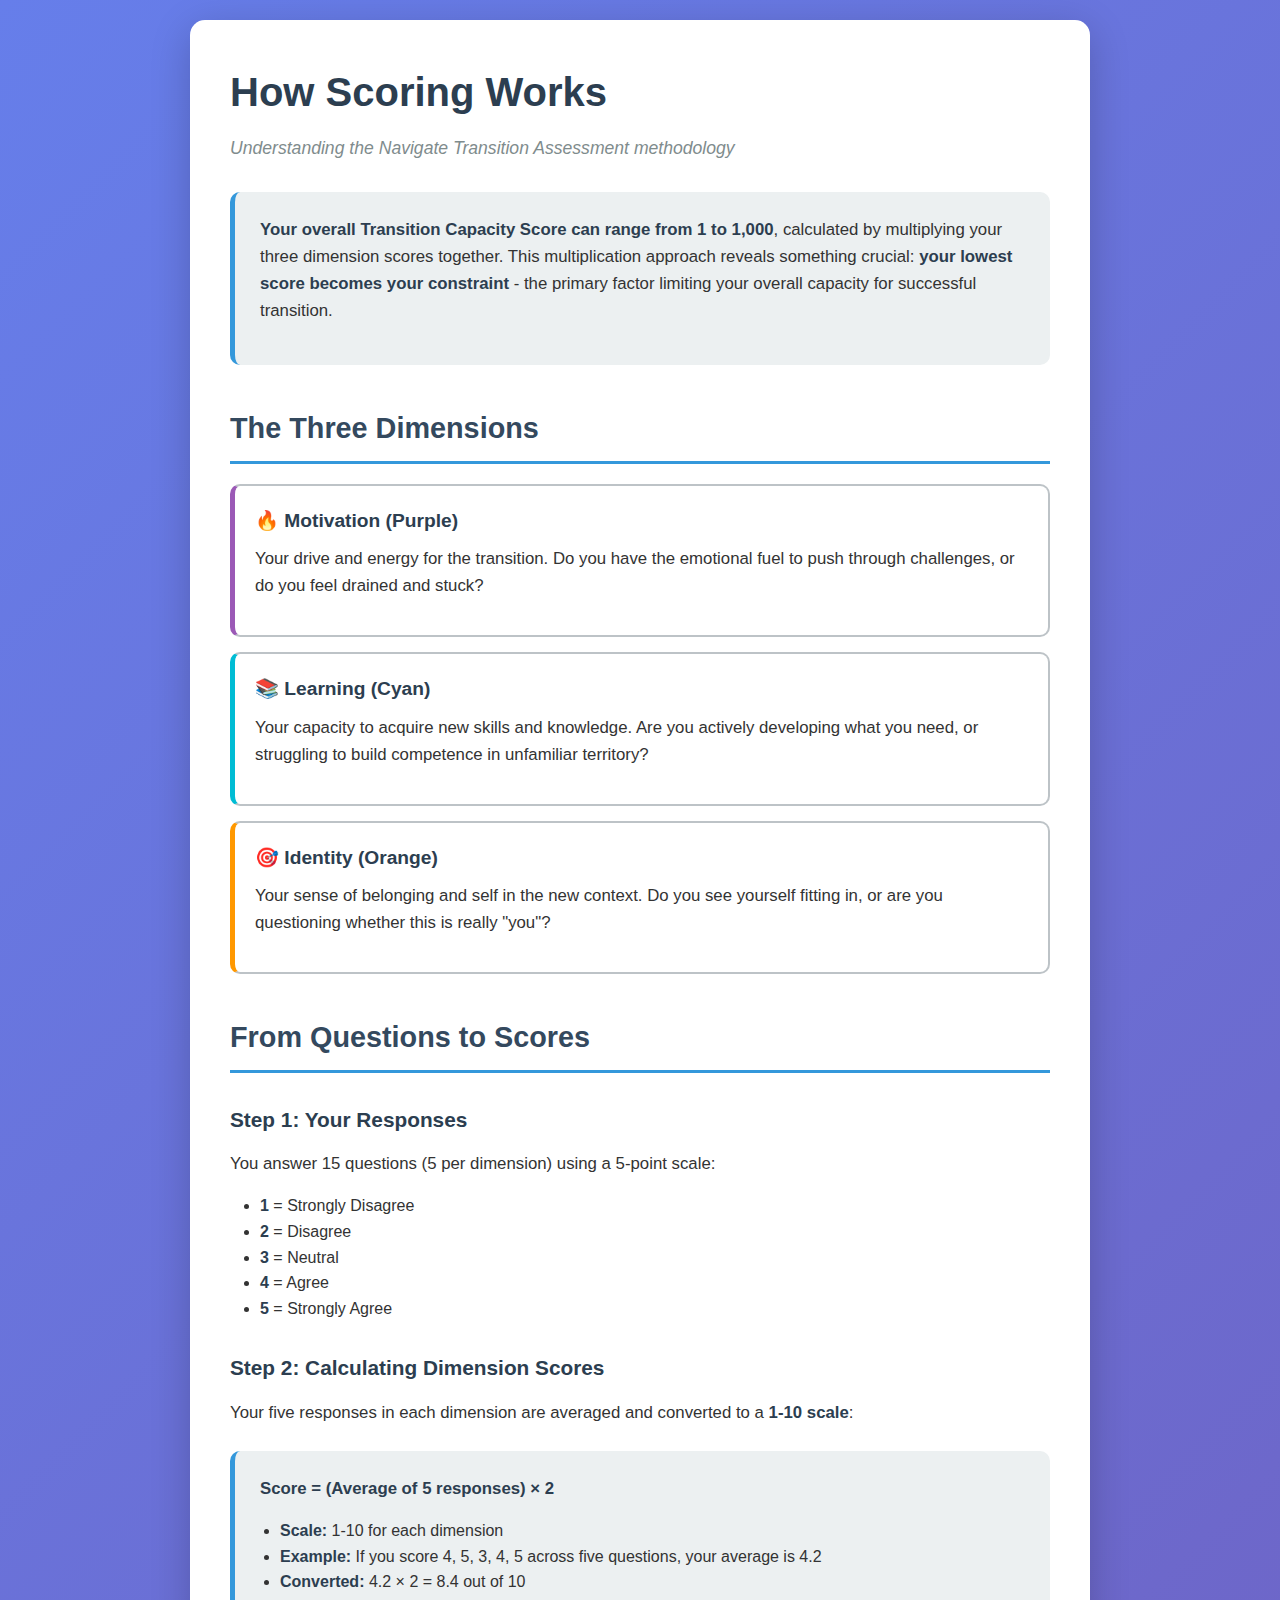
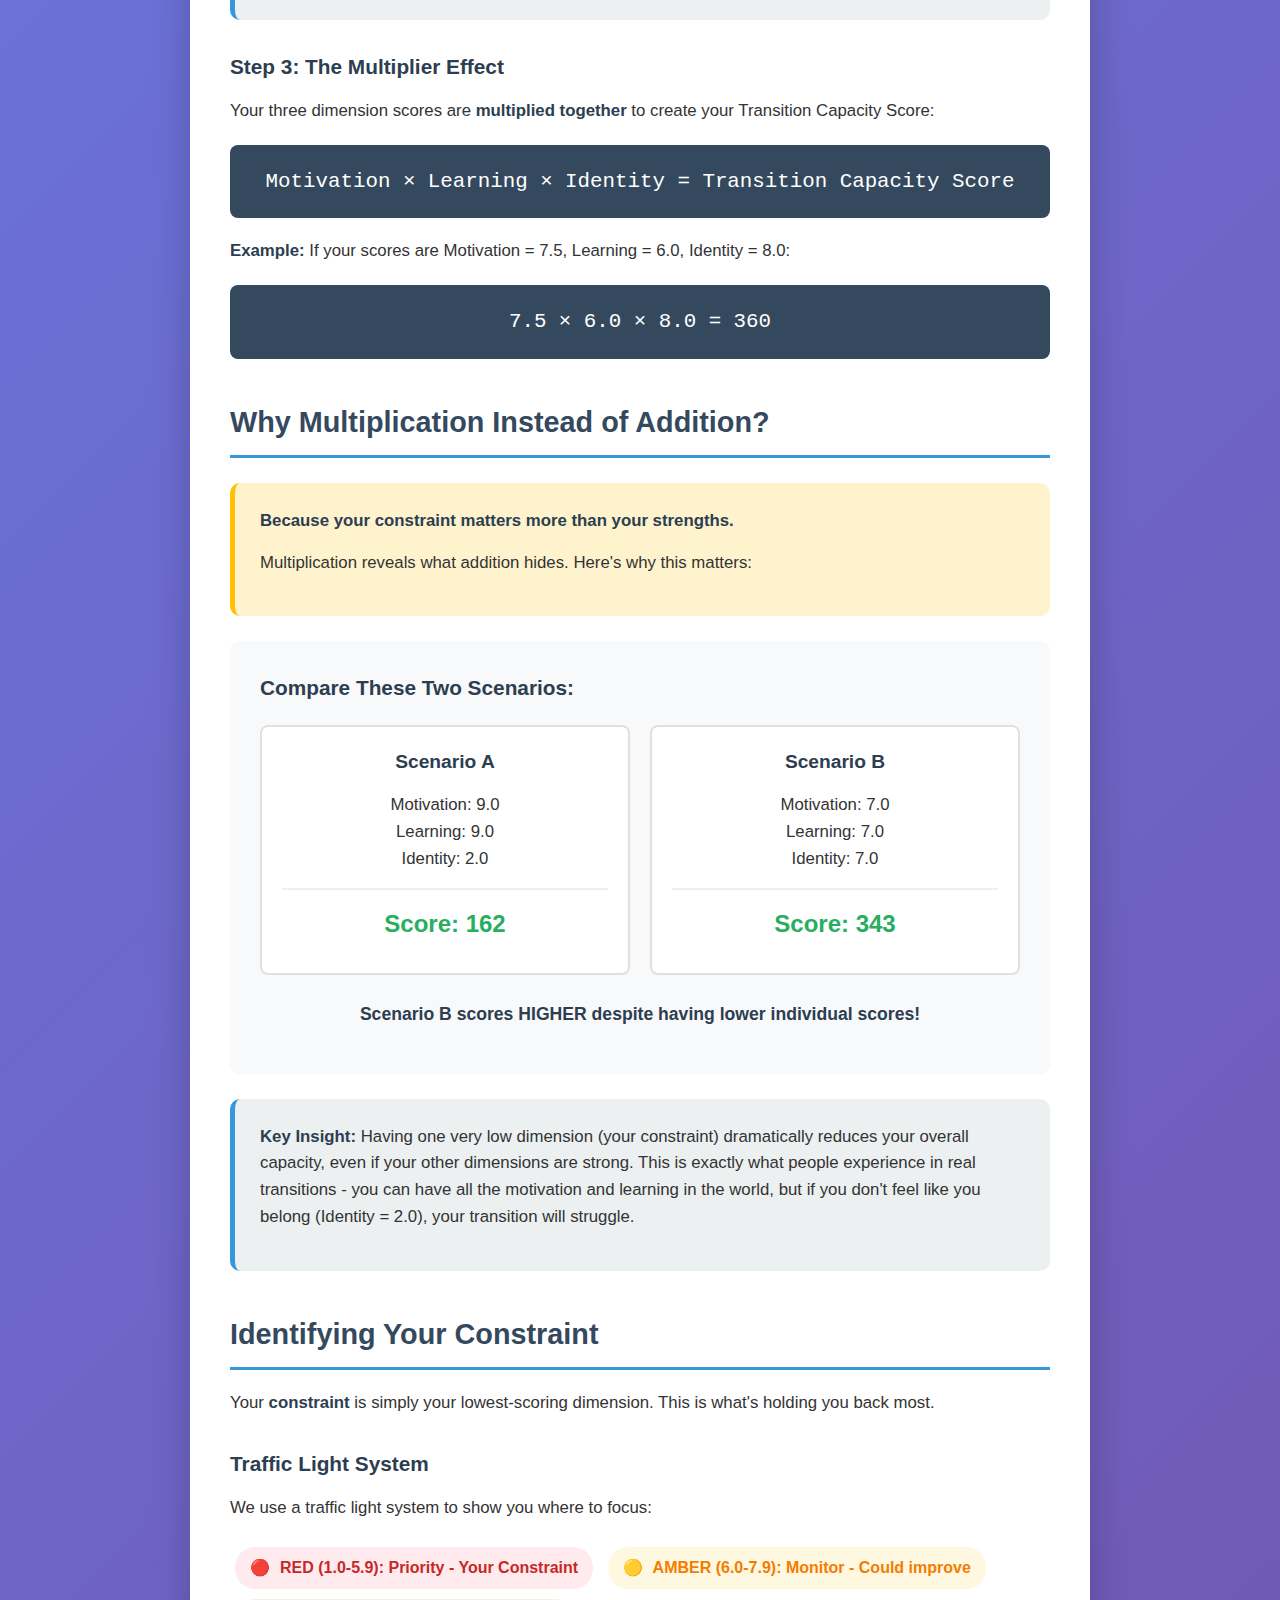
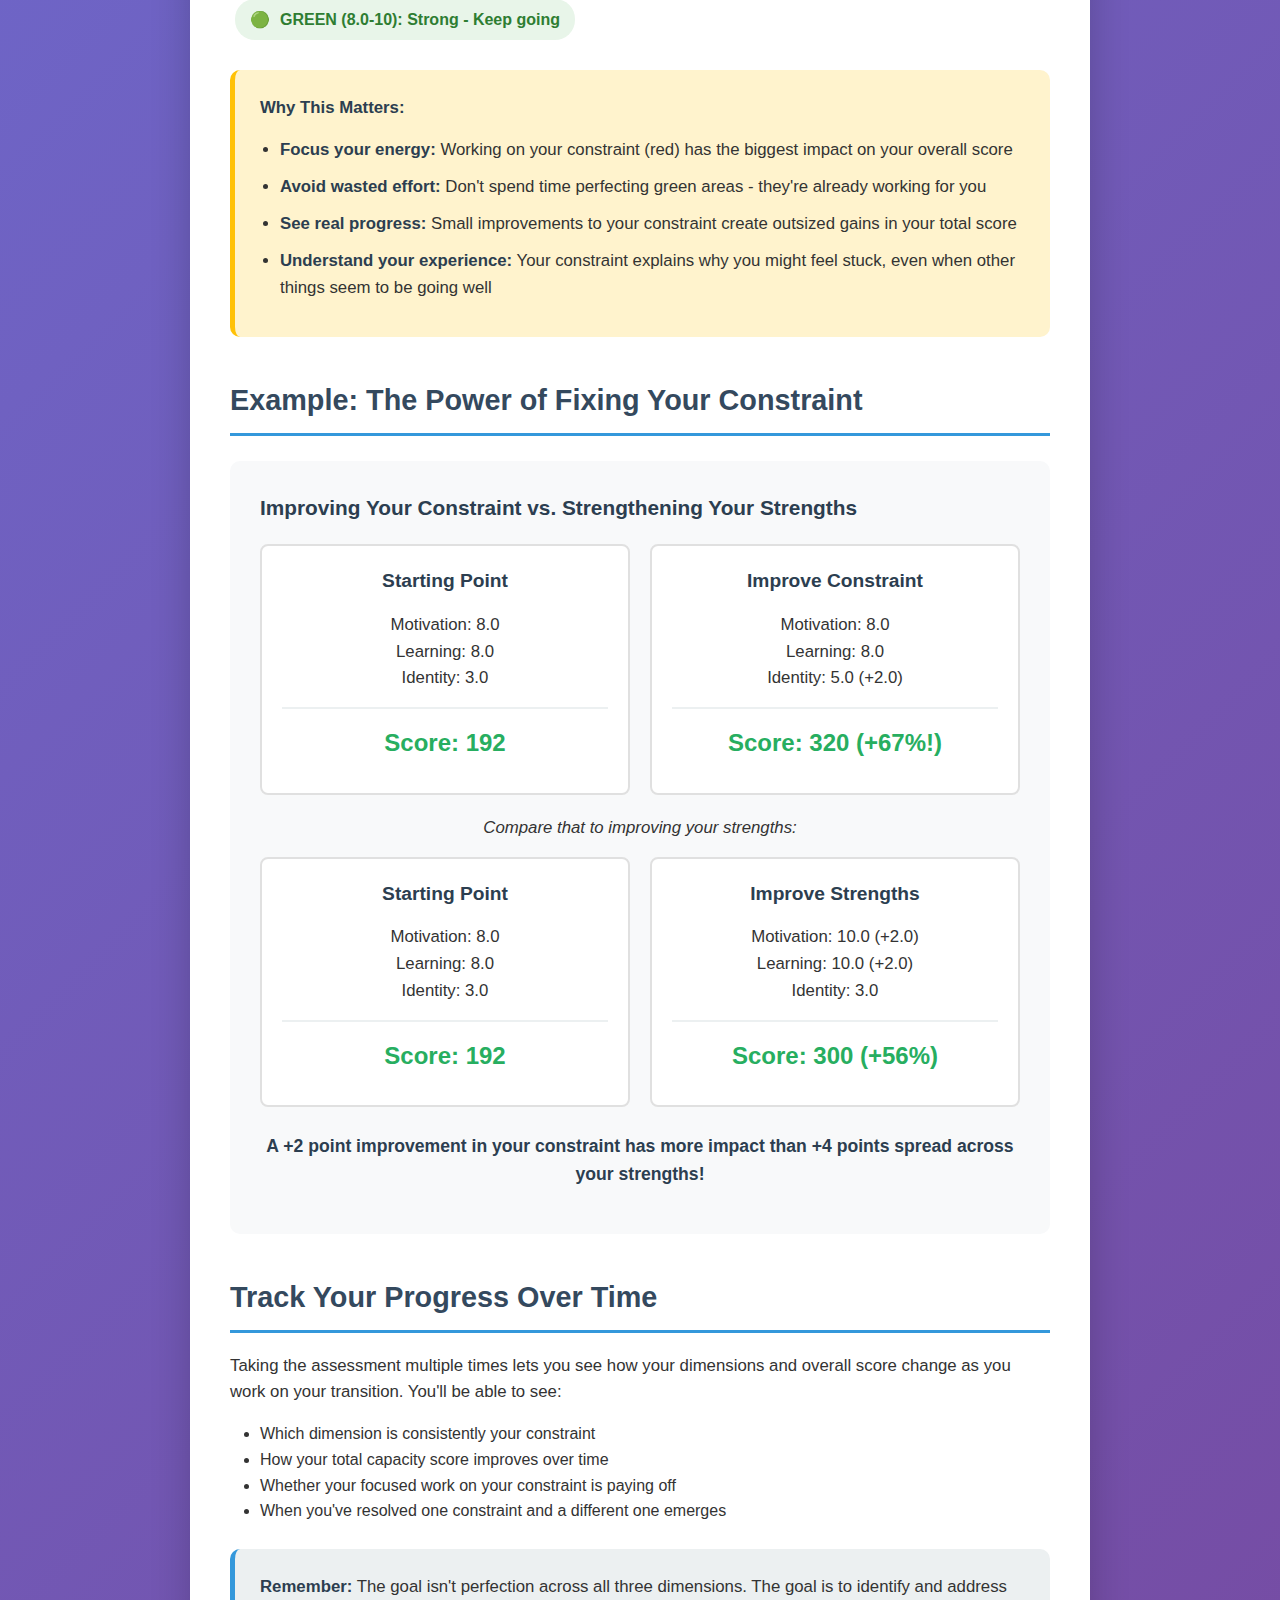
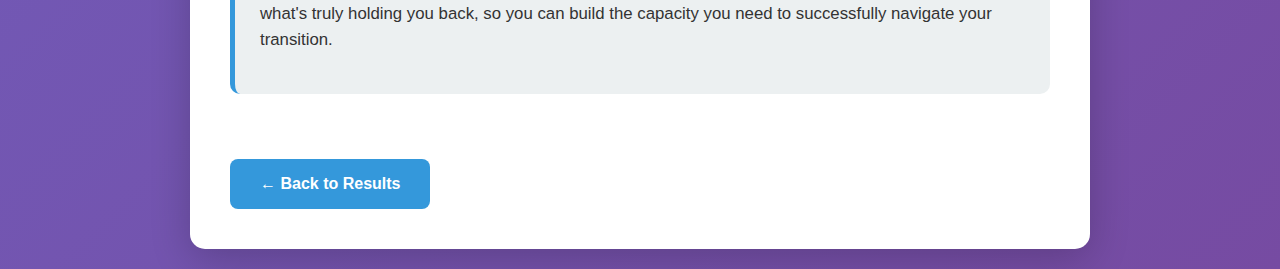
<file: how-scoring-works (1).html>
<!DOCTYPE html>
<html lang="en">
<head>
    <meta charset="UTF-8">
    <meta name="viewport" content="width=device-width, initial-scale=1.0">
    <title>How Scoring Works - Navigate Transition Assessment</title>
    <style>
        * {
            margin: 0;
            padding: 0;
            box-sizing: border-box;
        }

        body {
            font-family: 'Segoe UI', Tahoma, Geneva, Verdana, sans-serif;
            line-height: 1.6;
            color: #333;
            background: linear-gradient(135deg, #667eea 0%, #764ba2 100%);
            min-height: 100vh;
            padding: 20px;
        }

        .container {
            max-width: 900px;
            margin: 0 auto;
            background: white;
            padding: 40px;
            border-radius: 15px;
            box-shadow: 0 10px 40px rgba(0,0,0,0.2);
        }

        h1 {
            color: #2c3e50;
            margin-bottom: 10px;
            font-size: 2.5em;
        }

        .subtitle {
            color: #7f8c8d;
            font-size: 1.1em;
            margin-bottom: 30px;
            font-style: italic;
        }

        h2 {
            color: #34495e;
            margin-top: 40px;
            margin-bottom: 20px;
            padding-bottom: 10px;
            border-bottom: 3px solid #3498db;
            font-size: 1.8em;
        }

        h3 {
            color: #2c3e50;
            margin-top: 30px;
            margin-bottom: 15px;
            font-size: 1.3em;
        }

        p {
            margin-bottom: 15px;
            font-size: 1.05em;
        }

        .highlight-box {
            background: #ecf0f1;
            padding: 25px;
            border-radius: 10px;
            margin: 25px 0;
            border-left: 5px solid #3498db;
        }

        .dimension-box {
            background: white;
            padding: 20px;
            border-radius: 10px;
            margin: 15px 0;
            border: 2px solid #bdc3c7;
            transition: transform 0.2s;
        }

        .dimension-box:hover {
            transform: translateY(-3px);
            box-shadow: 0 5px 15px rgba(0,0,0,0.1);
        }

        .dimension-box.motivation {
            border-left: 5px solid #9b59b6;
        }

        .dimension-box.learning {
            border-left: 5px solid #00bcd4;
        }

        .dimension-box.identity {
            border-left: 5px solid #ff9800;
        }

        .dimension-box h4 {
            color: #2c3e50;
            margin-bottom: 10px;
            font-size: 1.2em;
        }

        .formula {
            background: #34495e;
            color: white;
            padding: 20px;
            border-radius: 8px;
            font-size: 1.3em;
            text-align: center;
            margin: 20px 0;
            font-family: 'Courier New', monospace;
        }

        .comparison-example {
            background: #f8f9fa;
            padding: 30px;
            border-radius: 10px;
            margin: 25px 0;
        }

        .before-after {
            display: grid;
            grid-template-columns: 1fr 1fr;
            gap: 20px;
            margin-top: 20px;
        }

        .scenario {
            background: white;
            padding: 20px;
            border-radius: 8px;
            text-align: center;
            border: 2px solid #e0e0e0;
        }

        .scenario h4 {
            color: #2c3e50;
            margin-bottom: 15px;
            font-size: 1.2em;
        }

        .scenario p {
            margin-bottom: 10px;
        }

        .scenario .score {
            font-size: 1.5em;
            color: #27ae60;
            font-weight: bold;
            margin-top: 15px;
            padding-top: 15px;
            border-top: 2px solid #ecf0f1;
        }

        .key-points {
            background: #fff3cd;
            padding: 25px;
            border-radius: 10px;
            margin: 25px 0;
            border-left: 5px solid #ffc107;
        }

        .key-points ul {
            margin-left: 20px;
            margin-top: 15px;
        }

        .key-points li {
            margin-bottom: 10px;
            font-size: 1.05em;
        }

        .traffic-light {
            display: inline-flex;
            align-items: center;
            gap: 10px;
            padding: 8px 15px;
            border-radius: 20px;
            font-weight: 600;
            margin: 5px;
        }

        .traffic-light.red {
            background: #ffebee;
            color: #c62828;
        }

        .traffic-light.amber {
            background: #fff8e1;
            color: #f57c00;
        }

        .traffic-light.green {
            background: #e8f5e9;
            color: #2e7d32;
        }

        .back-button {
            display: inline-block;
            margin-top: 40px;
            padding: 12px 30px;
            background: #3498db;
            color: white;
            text-decoration: none;
            border-radius: 8px;
            font-weight: 600;
            transition: all 0.3s ease;
        }

        .back-button:hover {
            background: #2980b9;
            transform: translateY(-2px);
            box-shadow: 0 5px 15px rgba(52, 152, 219, 0.3);
        }

        strong {
            color: #2c3e50;
        }

        @media (max-width: 768px) {
            .container {
                padding: 20px;
            }

            h1 {
                font-size: 2em;
            }

            h2 {
                font-size: 1.5em;
            }

            .before-after {
                grid-template-columns: 1fr;
            }
        }
    </style>
</head>
<body>
    <div class="container">
        <h1>How Scoring Works</h1>
        <p class="subtitle">Understanding the Navigate Transition Assessment methodology</p>

        <div class="highlight-box">
            <p><strong>Your overall Transition Capacity Score can range from 1 to 1,000</strong>, calculated by multiplying your three dimension scores together. This multiplication approach reveals something crucial: <strong>your lowest score becomes your constraint</strong> - the primary factor limiting your overall capacity for successful transition.</p>
        </div>

        <h2>The Three Dimensions</h2>
        
        <div class="dimension-box motivation">
            <h4>🔥 Motivation (Purple)</h4>
            <p>Your drive and energy for the transition. Do you have the emotional fuel to push through challenges, or do you feel drained and stuck?</p>
        </div>

        <div class="dimension-box learning">
            <h4>📚 Learning (Cyan)</h4>
            <p>Your capacity to acquire new skills and knowledge. Are you actively developing what you need, or struggling to build competence in unfamiliar territory?</p>
        </div>

        <div class="dimension-box identity">
            <h4>🎯 Identity (Orange)</h4>
            <p>Your sense of belonging and self in the new context. Do you see yourself fitting in, or are you questioning whether this is really "you"?</p>
        </div>

        <h2>From Questions to Scores</h2>
        
        <h3>Step 1: Your Responses</h3>
        <p>You answer 15 questions (5 per dimension) using a 5-point scale:</p>
        <ul style="margin-left: 30px; margin-bottom: 20px;">
            <li><strong>1</strong> = Strongly Disagree</li>
            <li><strong>2</strong> = Disagree</li>
            <li><strong>3</strong> = Neutral</li>
            <li><strong>4</strong> = Agree</li>
            <li><strong>5</strong> = Strongly Agree</li>
        </ul>

        <h3>Step 2: Calculating Dimension Scores</h3>
        <p>Your five responses in each dimension are averaged and converted to a <strong>1-10 scale</strong>:</p>
        
        <div class="highlight-box">
            <p><strong>Score = (Average of 5 responses) × 2</strong></p>
            <ul style="margin-left: 20px; margin-top: 15px;">
                <li><strong>Scale:</strong> 1-10 for each dimension</li>
                <li><strong>Example:</strong> If you score 4, 5, 3, 4, 5 across five questions, your average is 4.2</li>
                <li><strong>Converted:</strong> 4.2 × 2 = 8.4 out of 10</li>
            </ul>
        </div>

        <h3>Step 3: The Multiplier Effect</h3>
        <p>Your three dimension scores are <strong>multiplied together</strong> to create your Transition Capacity Score:</p>

        <p class="formula">Motivation × Learning × Identity = Transition Capacity Score</p>

        <p><strong>Example:</strong> If your scores are Motivation = 7.5, Learning = 6.0, Identity = 8.0:</p>
        <p class="formula">7.5 × 6.0 × 8.0 = 360</p>

        <h2>Why Multiplication Instead of Addition?</h2>

        <div class="key-points">
            <p><strong>Because your constraint matters more than your strengths.</strong></p>
            <p>Multiplication reveals what addition hides. Here's why this matters:</p>
        </div>

        <div class="comparison-example">
            <h3 style="margin-top: 0; color: #2c3e50;">Compare These Two Scenarios:</h3>
            <div class="before-after">
                <div class="scenario">
                    <h4>Scenario A</h4>
                    <p>Motivation: 9.0<br>Learning: 9.0<br>Identity: 2.0</p>
                    <p class="score">Score: 162</p>
                </div>
                <div class="scenario">
                    <h4>Scenario B</h4>
                    <p>Motivation: 7.0<br>Learning: 7.0<br>Identity: 7.0</p>
                    <p class="score">Score: 343</p>
                </div>
            </div>
            <p style="margin-top: 25px; text-align: center; font-size: 1.1em; color: #2c3e50;">
                <strong>Scenario B scores HIGHER despite having lower individual scores!</strong>
            </p>
        </div>

        <div class="highlight-box">
            <p><strong>Key Insight:</strong> Having one very low dimension (your constraint) dramatically reduces your overall capacity, even if your other dimensions are strong. This is exactly what people experience in real transitions - you can have all the motivation and learning in the world, but if you don't feel like you belong (Identity = 2.0), your transition will struggle.</p>
        </div>

        <h2>Identifying Your Constraint</h2>

        <p>Your <strong>constraint</strong> is simply your lowest-scoring dimension. This is what's holding you back most.</p>

        <h3>Traffic Light System</h3>
        <p>We use a traffic light system to show you where to focus:</p>

        <div style="margin: 20px 0;">
            <div class="traffic-light red">
                <span>🔴</span>
                <span>RED (1.0-5.9): Priority - Your Constraint</span>
            </div>
            <div class="traffic-light amber">
                <span>🟡</span>
                <span>AMBER (6.0-7.9): Monitor - Could improve</span>
            </div>
            <div class="traffic-light green">
                <span>🟢</span>
                <span>GREEN (8.0-10): Strong - Keep going</span>
            </div>
        </div>

        <div class="key-points">
            <p><strong>Why This Matters:</strong></p>
            <ul>
                <li><strong>Focus your energy:</strong> Working on your constraint (red) has the biggest impact on your overall score</li>
                <li><strong>Avoid wasted effort:</strong> Don't spend time perfecting green areas - they're already working for you</li>
                <li><strong>See real progress:</strong> Small improvements to your constraint create outsized gains in your total score</li>
                <li><strong>Understand your experience:</strong> Your constraint explains why you might feel stuck, even when other things seem to be going well</li>
            </ul>
        </div>

        <h2>Example: The Power of Fixing Your Constraint</h2>

        <div class="comparison-example">
            <h3 style="margin-top: 0; color: #2c3e50;">Improving Your Constraint vs. Strengthening Your Strengths</h3>
            <div class="before-after">
                <div class="scenario">
                    <h4>Starting Point</h4>
                    <p>Motivation: 8.0<br>Learning: 8.0<br>Identity: 3.0</p>
                    <p class="score">Score: 192</p>
                </div>
                <div class="scenario">
                    <h4>Improve Constraint</h4>
                    <p>Motivation: 8.0<br>Learning: 8.0<br>Identity: 5.0 (+2.0)</p>
                    <p class="score">Score: 320 (+67%!)</p>
                </div>
            </div>
            <p style="margin-top: 20px; text-align: center; font-style: italic;">Compare that to improving your strengths:</p>
            <div class="before-after" style="margin-top: 15px;">
                <div class="scenario">
                    <h4>Starting Point</h4>
                    <p>Motivation: 8.0<br>Learning: 8.0<br>Identity: 3.0</p>
                    <p class="score">Score: 192</p>
                </div>
                <div class="scenario">
                    <h4>Improve Strengths</h4>
                    <p>Motivation: 10.0 (+2.0)<br>Learning: 10.0 (+2.0)<br>Identity: 3.0</p>
                    <p class="score">Score: 300 (+56%)</p>
                </div>
            </div>
            <p style="margin-top: 25px; text-align: center; font-size: 1.1em; color: #2c3e50;">
                <strong>A +2 point improvement in your constraint has more impact than +4 points spread across your strengths!</strong>
            </p>
        </div>

        <h2>Track Your Progress Over Time</h2>

        <p>Taking the assessment multiple times lets you see how your dimensions and overall score change as you work on your transition. You'll be able to see:</p>

        <ul style="margin-left: 30px; margin-bottom: 20px;">
            <li>Which dimension is consistently your constraint</li>
            <li>How your total capacity score improves over time</li>
            <li>Whether your focused work on your constraint is paying off</li>
            <li>When you've resolved one constraint and a different one emerges</li>
        </ul>

        <div class="highlight-box">
            <p><strong>Remember:</strong> The goal isn't perfection across all three dimensions. The goal is to identify and address what's truly holding you back, so you can build the capacity you need to successfully navigate your transition.</p>
        </div>

        <a href="javascript:history.back()" class="back-button">← Back to Results</a>
    </div>
</body>
</html>
</file>
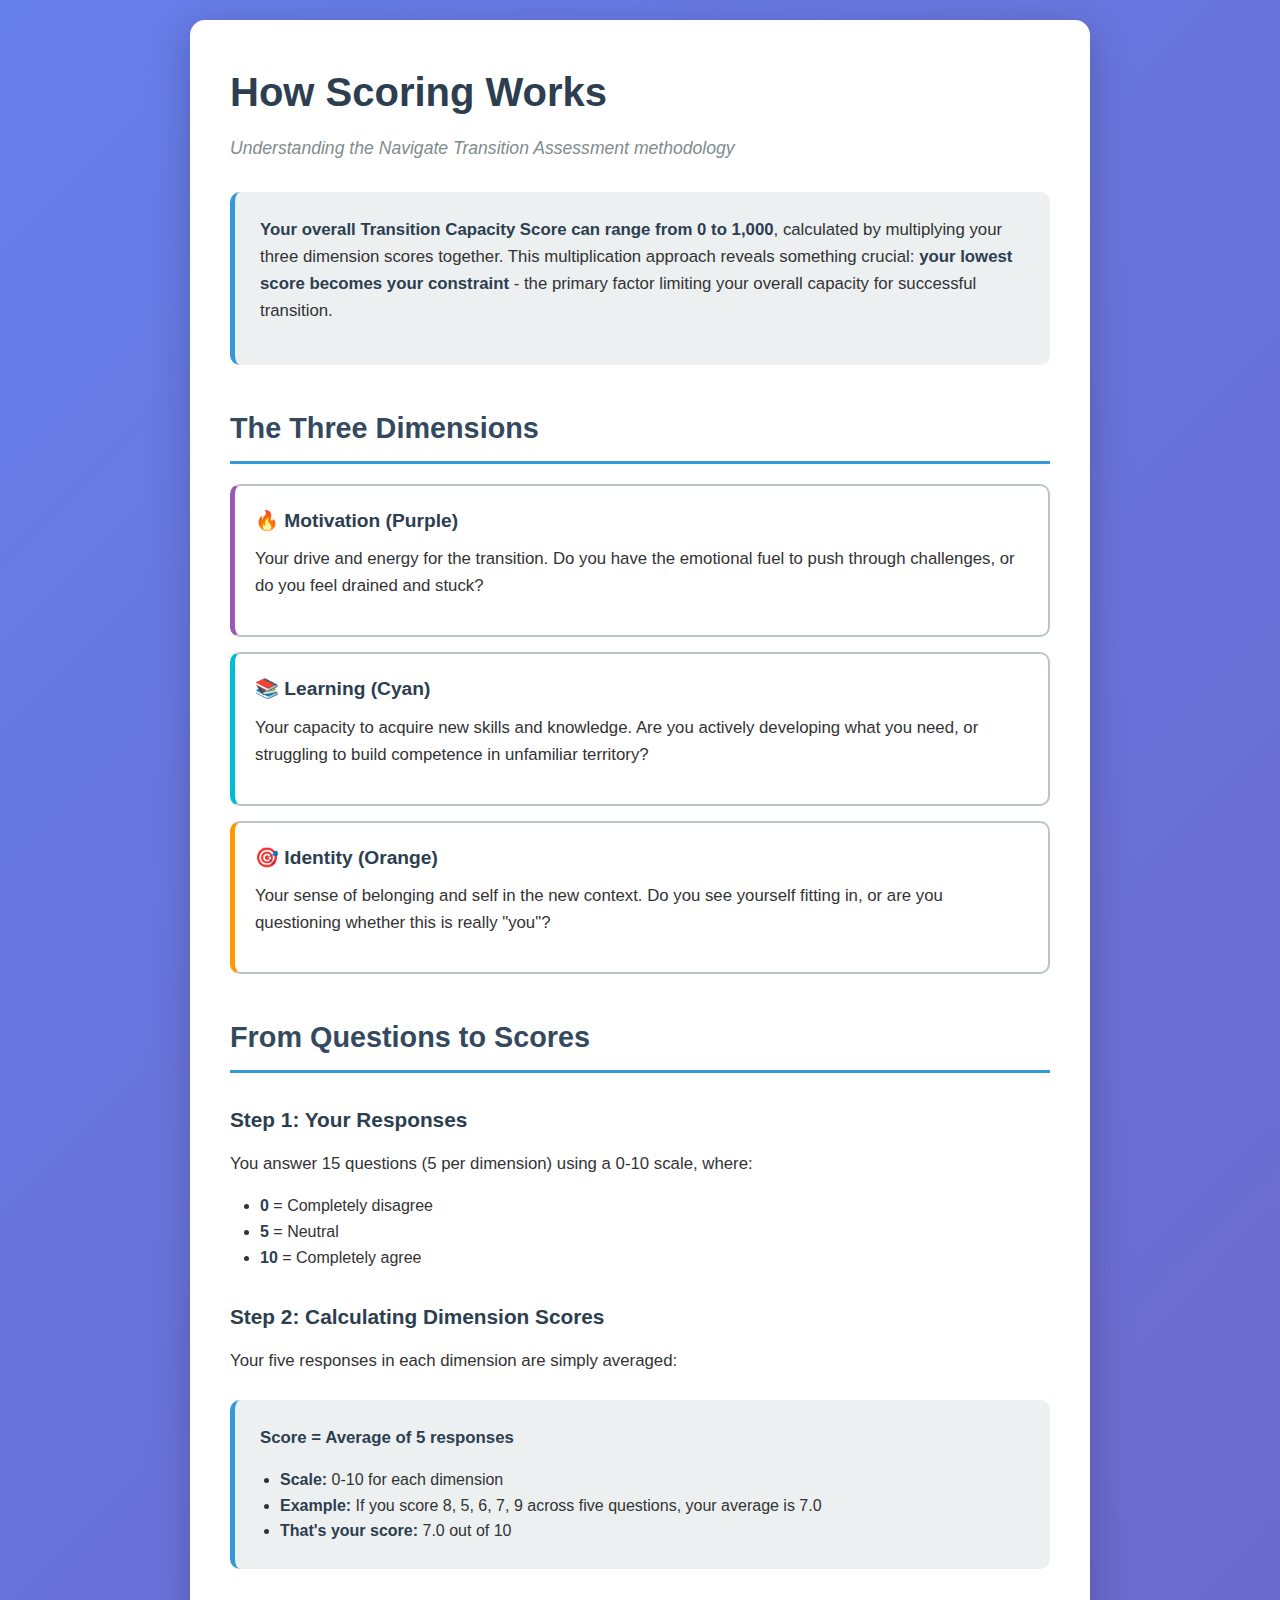
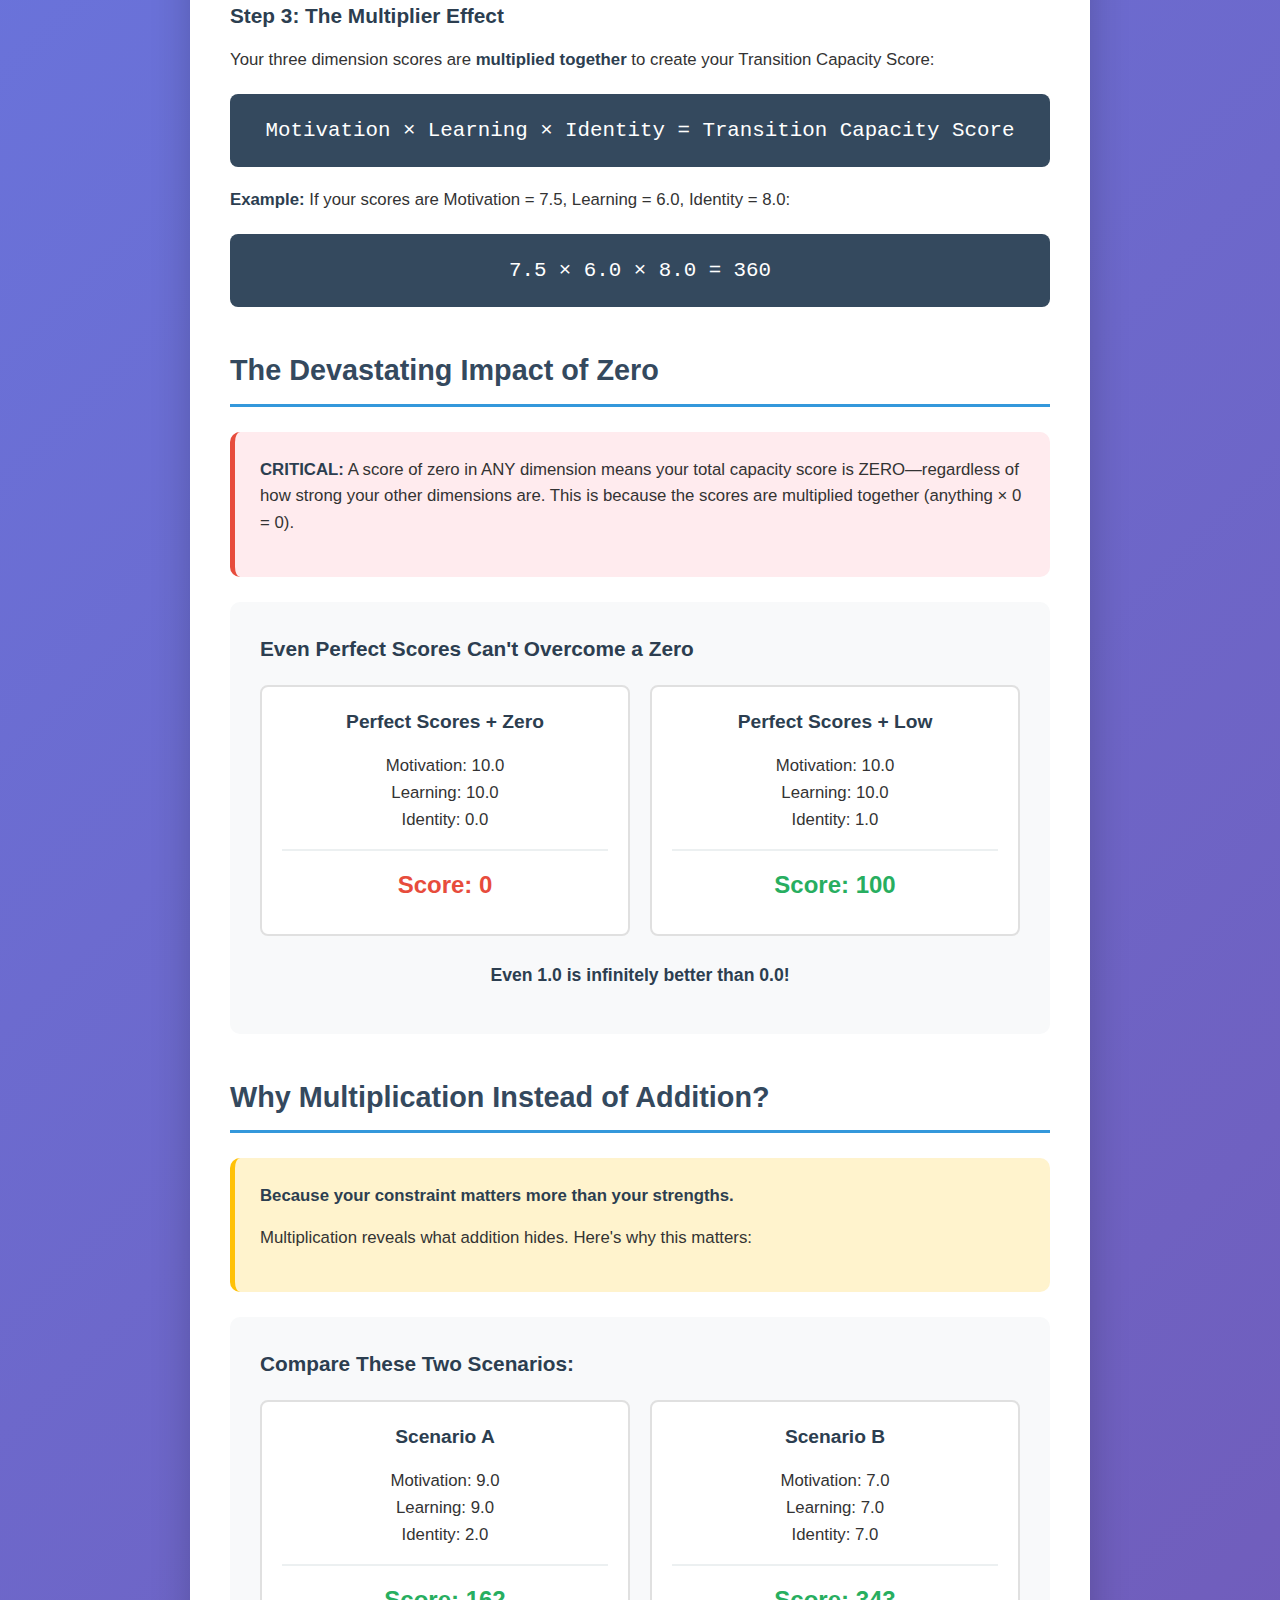
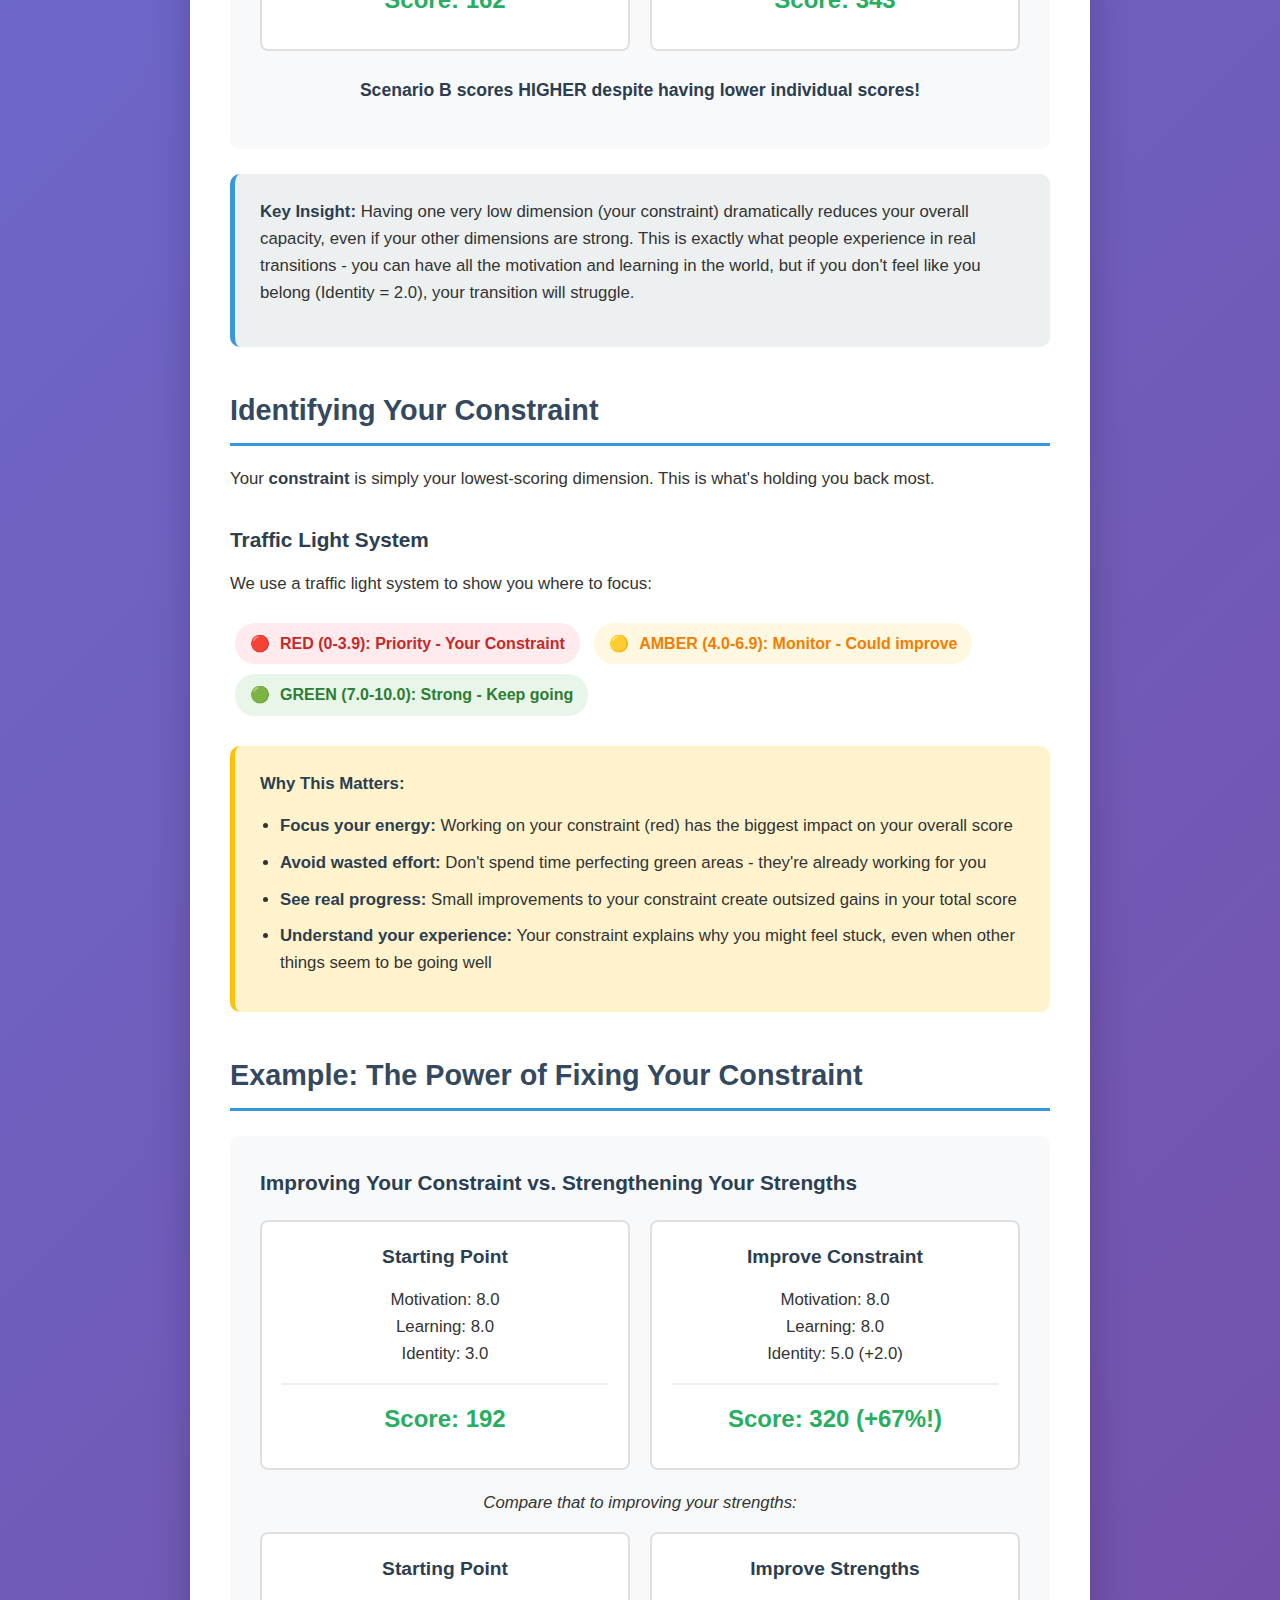
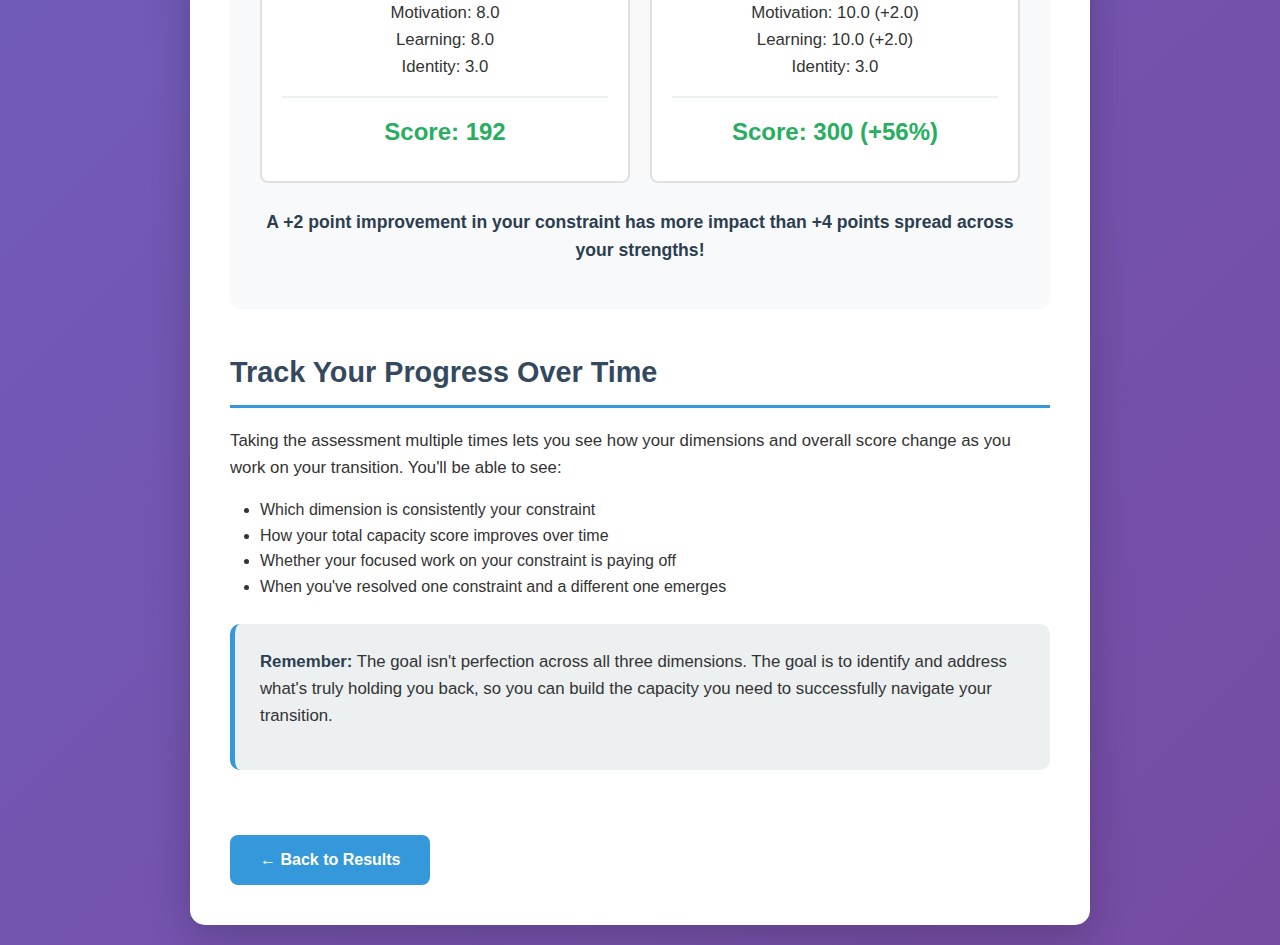
<file: how-scoring-works-FIXED.html>
<!DOCTYPE html>
<html lang="en">
<head>
    <meta charset="UTF-8">
    <meta name="viewport" content="width=device-width, initial-scale=1.0">
    <title>How Scoring Works - Navigate Transition Assessment</title>
    <style>
        * {
            margin: 0;
            padding: 0;
            box-sizing: border-box;
        }

        body {
            font-family: 'Segoe UI', Tahoma, Geneva, Verdana, sans-serif;
            line-height: 1.6;
            color: #333;
            background: linear-gradient(135deg, #667eea 0%, #764ba2 100%);
            min-height: 100vh;
            padding: 20px;
        }

        .container {
            max-width: 900px;
            margin: 0 auto;
            background: white;
            padding: 40px;
            border-radius: 15px;
            box-shadow: 0 10px 40px rgba(0,0,0,0.2);
        }

        h1 {
            color: #2c3e50;
            margin-bottom: 10px;
            font-size: 2.5em;
        }

        .subtitle {
            color: #7f8c8d;
            font-size: 1.1em;
            margin-bottom: 30px;
            font-style: italic;
        }

        h2 {
            color: #34495e;
            margin-top: 40px;
            margin-bottom: 20px;
            padding-bottom: 10px;
            border-bottom: 3px solid #3498db;
            font-size: 1.8em;
        }

        h3 {
            color: #2c3e50;
            margin-top: 30px;
            margin-bottom: 15px;
            font-size: 1.3em;
        }

        p {
            margin-bottom: 15px;
            font-size: 1.05em;
        }

        .highlight-box {
            background: #ecf0f1;
            padding: 25px;
            border-radius: 10px;
            margin: 25px 0;
            border-left: 5px solid #3498db;
        }

        .warning-box {
            background: #ffebee;
            padding: 25px;
            border-radius: 10px;
            margin: 25px 0;
            border-left: 5px solid #e74c3c;
        }

        .dimension-box {
            background: white;
            padding: 20px;
            border-radius: 10px;
            margin: 15px 0;
            border: 2px solid #bdc3c7;
            transition: transform 0.2s;
        }

        .dimension-box:hover {
            transform: translateY(-3px);
            box-shadow: 0 5px 15px rgba(0,0,0,0.1);
        }

        .dimension-box.motivation {
            border-left: 5px solid #9b59b6;
        }

        .dimension-box.learning {
            border-left: 5px solid #00bcd4;
        }

        .dimension-box.identity {
            border-left: 5px solid #ff9800;
        }

        .dimension-box h4 {
            color: #2c3e50;
            margin-bottom: 10px;
            font-size: 1.2em;
        }

        .formula {
            background: #34495e;
            color: white;
            padding: 20px;
            border-radius: 8px;
            font-size: 1.3em;
            text-align: center;
            margin: 20px 0;
            font-family: 'Courier New', monospace;
        }

        .comparison-example {
            background: #f8f9fa;
            padding: 30px;
            border-radius: 10px;
            margin: 25px 0;
        }

        .before-after {
            display: grid;
            grid-template-columns: 1fr 1fr;
            gap: 20px;
            margin-top: 20px;
        }

        .scenario {
            background: white;
            padding: 20px;
            border-radius: 8px;
            text-align: center;
            border: 2px solid #e0e0e0;
        }

        .scenario h4 {
            color: #2c3e50;
            margin-bottom: 15px;
            font-size: 1.2em;
        }

        .scenario p {
            margin-bottom: 10px;
        }

        .scenario .score {
            font-size: 1.5em;
            color: #27ae60;
            font-weight: bold;
            margin-top: 15px;
            padding-top: 15px;
            border-top: 2px solid #ecf0f1;
        }

        .scenario .score.zero {
            color: #e74c3c;
        }

        .key-points {
            background: #fff3cd;
            padding: 25px;
            border-radius: 10px;
            margin: 25px 0;
            border-left: 5px solid #ffc107;
        }

        .key-points ul {
            margin-left: 20px;
            margin-top: 15px;
        }

        .key-points li {
            margin-bottom: 10px;
            font-size: 1.05em;
        }

        .traffic-light {
            display: inline-flex;
            align-items: center;
            gap: 10px;
            padding: 8px 15px;
            border-radius: 20px;
            font-weight: 600;
            margin: 5px;
        }

        .traffic-light.red {
            background: #ffebee;
            color: #c62828;
        }

        .traffic-light.amber {
            background: #fff8e1;
            color: #f57c00;
        }

        .traffic-light.green {
            background: #e8f5e9;
            color: #2e7d32;
        }

        .back-button {
            display: inline-block;
            margin-top: 40px;
            padding: 12px 30px;
            background: #3498db;
            color: white;
            text-decoration: none;
            border-radius: 8px;
            font-weight: 600;
            transition: all 0.3s ease;
        }

        .back-button:hover {
            background: #2980b9;
            transform: translateY(-2px);
            box-shadow: 0 5px 15px rgba(52, 152, 219, 0.3);
        }

        strong {
            color: #2c3e50;
        }

        @media (max-width: 768px) {
            .container {
                padding: 20px;
            }

            h1 {
                font-size: 2em;
            }

            h2 {
                font-size: 1.5em;
            }

            .before-after {
                grid-template-columns: 1fr;
            }
        }
    </style>
</head>
<body>
    <div class="container">
        <h1>How Scoring Works</h1>
        <p class="subtitle">Understanding the Navigate Transition Assessment methodology</p>

        <div class="highlight-box">
            <p><strong>Your overall Transition Capacity Score can range from 0 to 1,000</strong>, calculated by multiplying your three dimension scores together. This multiplication approach reveals something crucial: <strong>your lowest score becomes your constraint</strong> - the primary factor limiting your overall capacity for successful transition.</p>
        </div>

        <h2>The Three Dimensions</h2>
        
        <div class="dimension-box motivation">
            <h4>🔥 Motivation (Purple)</h4>
            <p>Your drive and energy for the transition. Do you have the emotional fuel to push through challenges, or do you feel drained and stuck?</p>
        </div>

        <div class="dimension-box learning">
            <h4>📚 Learning (Cyan)</h4>
            <p>Your capacity to acquire new skills and knowledge. Are you actively developing what you need, or struggling to build competence in unfamiliar territory?</p>
        </div>

        <div class="dimension-box identity">
            <h4>🎯 Identity (Orange)</h4>
            <p>Your sense of belonging and self in the new context. Do you see yourself fitting in, or are you questioning whether this is really "you"?</p>
        </div>

        <h2>From Questions to Scores</h2>
        
        <h3>Step 1: Your Responses</h3>
        <p>You answer 15 questions (5 per dimension) using a 0-10 scale, where:</p>
        <ul style="margin-left: 30px; margin-bottom: 20px;">
            <li><strong>0</strong> = Completely disagree</li>
            <li><strong>5</strong> = Neutral</li>
            <li><strong>10</strong> = Completely agree</li>
        </ul>

        <h3>Step 2: Calculating Dimension Scores</h3>
        <p>Your five responses in each dimension are simply averaged:</p>
        
        <div class="highlight-box">
            <p><strong>Score = Average of 5 responses</strong></p>
            <ul style="margin-left: 20px; margin-top: 15px;">
                <li><strong>Scale:</strong> 0-10 for each dimension</li>
                <li><strong>Example:</strong> If you score 8, 5, 6, 7, 9 across five questions, your average is 7.0</li>
                <li><strong>That's your score:</strong> 7.0 out of 10</li>
            </ul>
        </div>

        <h3>Step 3: The Multiplier Effect</h3>
        <p>Your three dimension scores are <strong>multiplied together</strong> to create your Transition Capacity Score:</p>

        <p class="formula">Motivation × Learning × Identity = Transition Capacity Score</p>

        <p><strong>Example:</strong> If your scores are Motivation = 7.5, Learning = 6.0, Identity = 8.0:</p>
        <p class="formula">7.5 × 6.0 × 8.0 = 360</p>

        <h2>The Devastating Impact of Zero</h2>

        <div class="warning-box">
            <p><strong>CRITICAL:</strong> A score of zero in ANY dimension means your total capacity score is ZERO—regardless of how strong your other dimensions are. This is because the scores are multiplied together (anything × 0 = 0).</p>
        </div>

        <div class="comparison-example">
            <h3 style="margin-top: 0; color: #2c3e50;">Even Perfect Scores Can't Overcome a Zero</h3>
            <div class="before-after">
                <div class="scenario">
                    <h4>Perfect Scores + Zero</h4>
                    <p>Motivation: 10.0<br>Learning: 10.0<br>Identity: 0.0</p>
                    <p class="score zero">Score: 0</p>
                </div>
                <div class="scenario">
                    <h4>Perfect Scores + Low</h4>
                    <p>Motivation: 10.0<br>Learning: 10.0<br>Identity: 1.0</p>
                    <p class="score">Score: 100</p>
                </div>
            </div>
            <p style="margin-top: 25px; text-align: center; font-size: 1.1em; color: #2c3e50;">
                <strong>Even 1.0 is infinitely better than 0.0!</strong>
            </p>
        </div>

        <h2>Why Multiplication Instead of Addition?</h2>

        <div class="key-points">
            <p><strong>Because your constraint matters more than your strengths.</strong></p>
            <p>Multiplication reveals what addition hides. Here's why this matters:</p>
        </div>

        <div class="comparison-example">
            <h3 style="margin-top: 0; color: #2c3e50;">Compare These Two Scenarios:</h3>
            <div class="before-after">
                <div class="scenario">
                    <h4>Scenario A</h4>
                    <p>Motivation: 9.0<br>Learning: 9.0<br>Identity: 2.0</p>
                    <p class="score">Score: 162</p>
                </div>
                <div class="scenario">
                    <h4>Scenario B</h4>
                    <p>Motivation: 7.0<br>Learning: 7.0<br>Identity: 7.0</p>
                    <p class="score">Score: 343</p>
                </div>
            </div>
            <p style="margin-top: 25px; text-align: center; font-size: 1.1em; color: #2c3e50;">
                <strong>Scenario B scores HIGHER despite having lower individual scores!</strong>
            </p>
        </div>

        <div class="highlight-box">
            <p><strong>Key Insight:</strong> Having one very low dimension (your constraint) dramatically reduces your overall capacity, even if your other dimensions are strong. This is exactly what people experience in real transitions - you can have all the motivation and learning in the world, but if you don't feel like you belong (Identity = 2.0), your transition will struggle.</p>
        </div>

        <h2>Identifying Your Constraint</h2>

        <p>Your <strong>constraint</strong> is simply your lowest-scoring dimension. This is what's holding you back most.</p>

        <h3>Traffic Light System</h3>
        <p>We use a traffic light system to show you where to focus:</p>

        <div style="margin: 20px 0;">
            <div class="traffic-light red">
                <span>🔴</span>
                <span>RED (0-3.9): Priority - Your Constraint</span>
            </div>
            <div class="traffic-light amber">
                <span>🟡</span>
                <span>AMBER (4.0-6.9): Monitor - Could improve</span>
            </div>
            <div class="traffic-light green">
                <span>🟢</span>
                <span>GREEN (7.0-10.0): Strong - Keep going</span>
            </div>
        </div>

        <div class="key-points">
            <p><strong>Why This Matters:</strong></p>
            <ul>
                <li><strong>Focus your energy:</strong> Working on your constraint (red) has the biggest impact on your overall score</li>
                <li><strong>Avoid wasted effort:</strong> Don't spend time perfecting green areas - they're already working for you</li>
                <li><strong>See real progress:</strong> Small improvements to your constraint create outsized gains in your total score</li>
                <li><strong>Understand your experience:</strong> Your constraint explains why you might feel stuck, even when other things seem to be going well</li>
            </ul>
        </div>

        <h2>Example: The Power of Fixing Your Constraint</h2>

        <div class="comparison-example">
            <h3 style="margin-top: 0; color: #2c3e50;">Improving Your Constraint vs. Strengthening Your Strengths</h3>
            <div class="before-after">
                <div class="scenario">
                    <h4>Starting Point</h4>
                    <p>Motivation: 8.0<br>Learning: 8.0<br>Identity: 3.0</p>
                    <p class="score">Score: 192</p>
                </div>
                <div class="scenario">
                    <h4>Improve Constraint</h4>
                    <p>Motivation: 8.0<br>Learning: 8.0<br>Identity: 5.0 (+2.0)</p>
                    <p class="score">Score: 320 (+67%!)</p>
                </div>
            </div>
            <p style="margin-top: 20px; text-align: center; font-style: italic;">Compare that to improving your strengths:</p>
            <div class="before-after" style="margin-top: 15px;">
                <div class="scenario">
                    <h4>Starting Point</h4>
                    <p>Motivation: 8.0<br>Learning: 8.0<br>Identity: 3.0</p>
                    <p class="score">Score: 192</p>
                </div>
                <div class="scenario">
                    <h4>Improve Strengths</h4>
                    <p>Motivation: 10.0 (+2.0)<br>Learning: 10.0 (+2.0)<br>Identity: 3.0</p>
                    <p class="score">Score: 300 (+56%)</p>
                </div>
            </div>
            <p style="margin-top: 25px; text-align: center; font-size: 1.1em; color: #2c3e50;">
                <strong>A +2 point improvement in your constraint has more impact than +4 points spread across your strengths!</strong>
            </p>
        </div>

        <h2>Track Your Progress Over Time</h2>

        <p>Taking the assessment multiple times lets you see how your dimensions and overall score change as you work on your transition. You'll be able to see:</p>

        <ul style="margin-left: 30px; margin-bottom: 20px;">
            <li>Which dimension is consistently your constraint</li>
            <li>How your total capacity score improves over time</li>
            <li>Whether your focused work on your constraint is paying off</li>
            <li>When you've resolved one constraint and a different one emerges</li>
        </ul>

        <div class="highlight-box">
            <p><strong>Remember:</strong> The goal isn't perfection across all three dimensions. The goal is to identify and address what's truly holding you back, so you can build the capacity you need to successfully navigate your transition.</p>
        </div>

        <a href="javascript:history.back()" class="back-button">← Back to Results</a>
    </div>
</body>
</html>
</file>
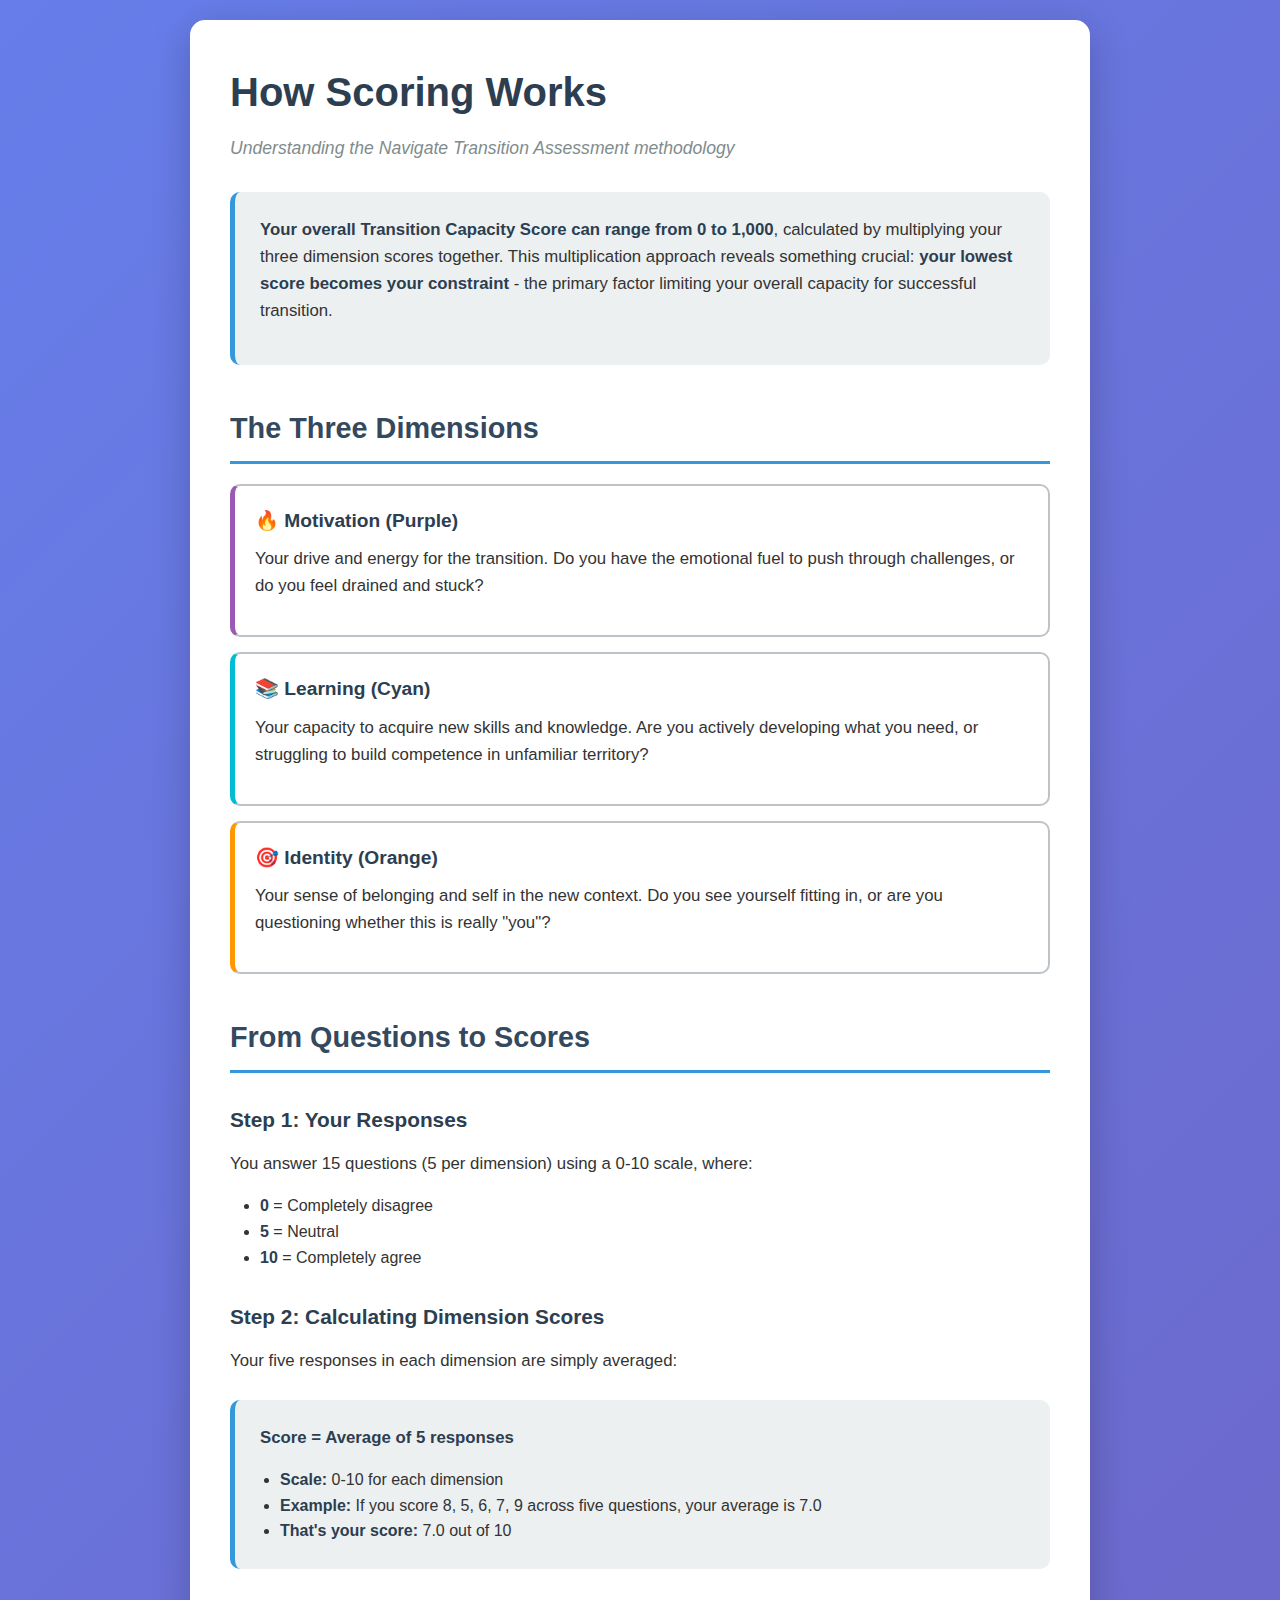
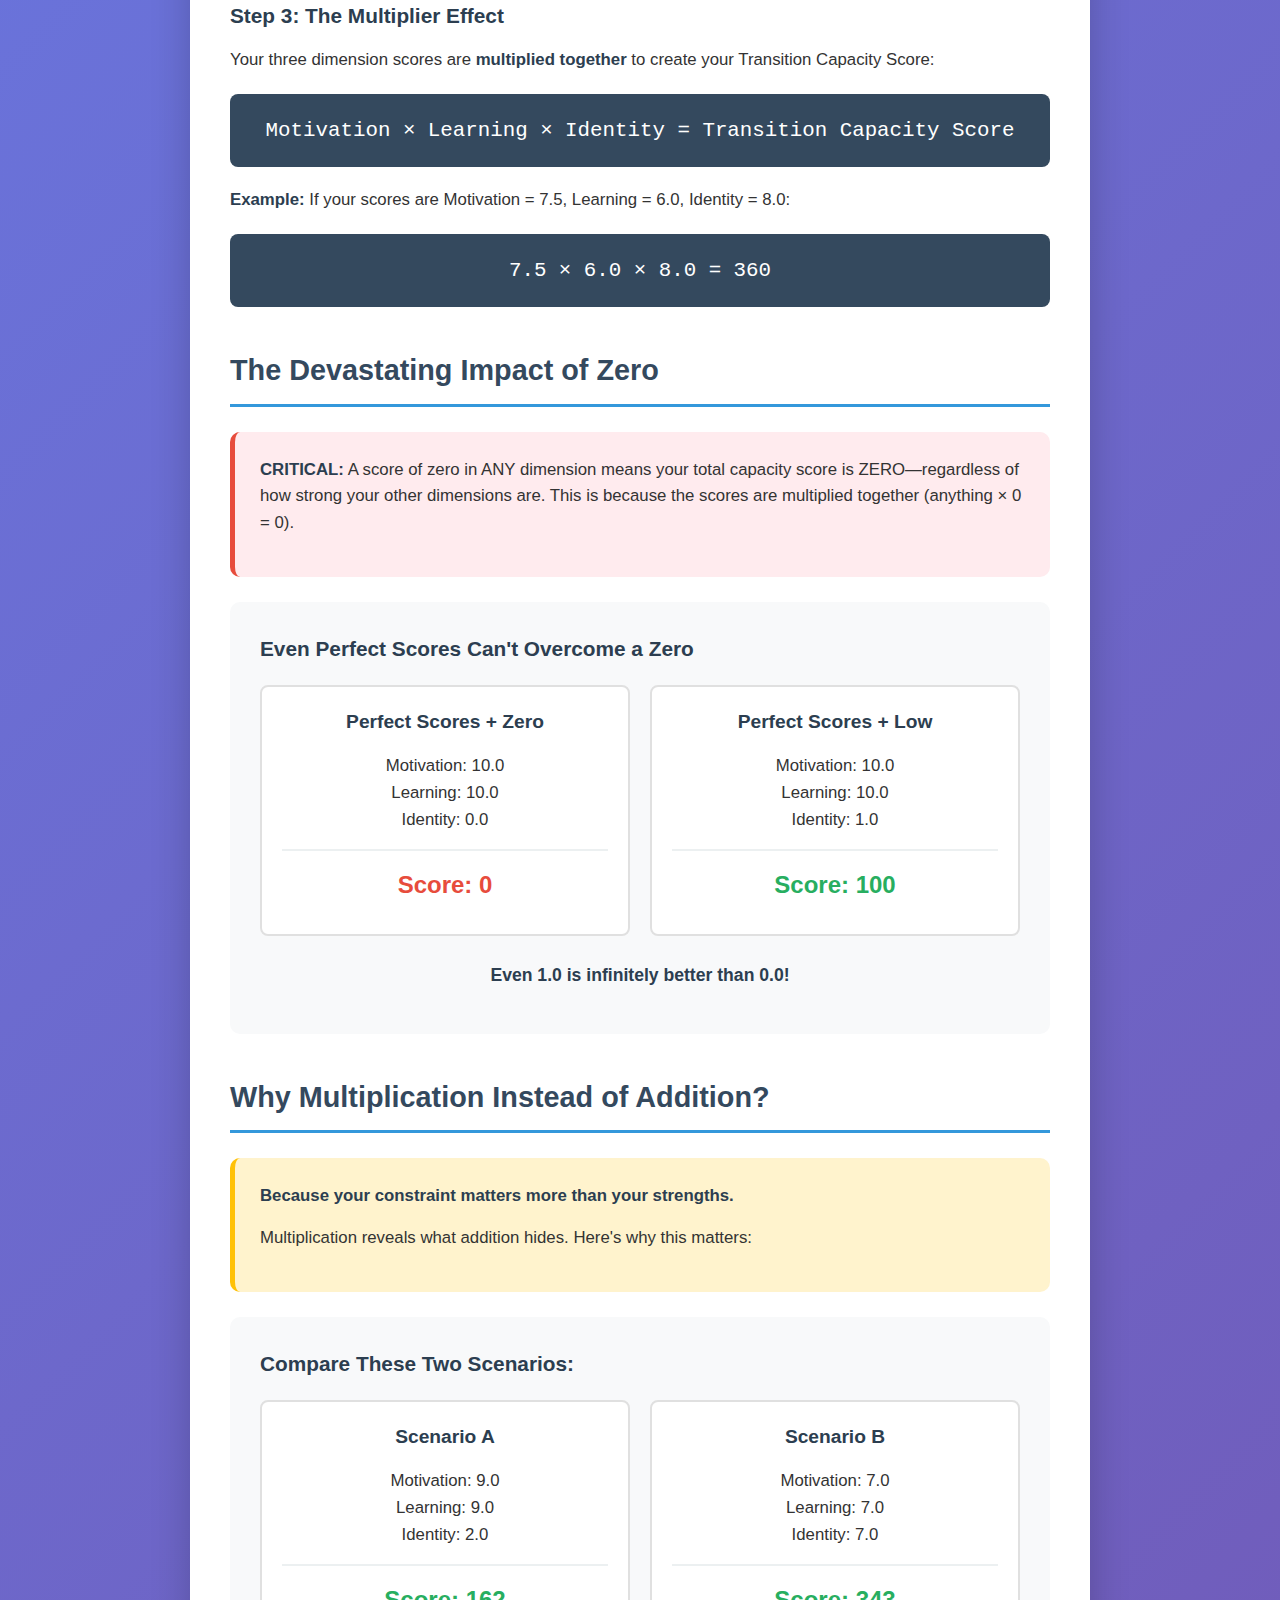
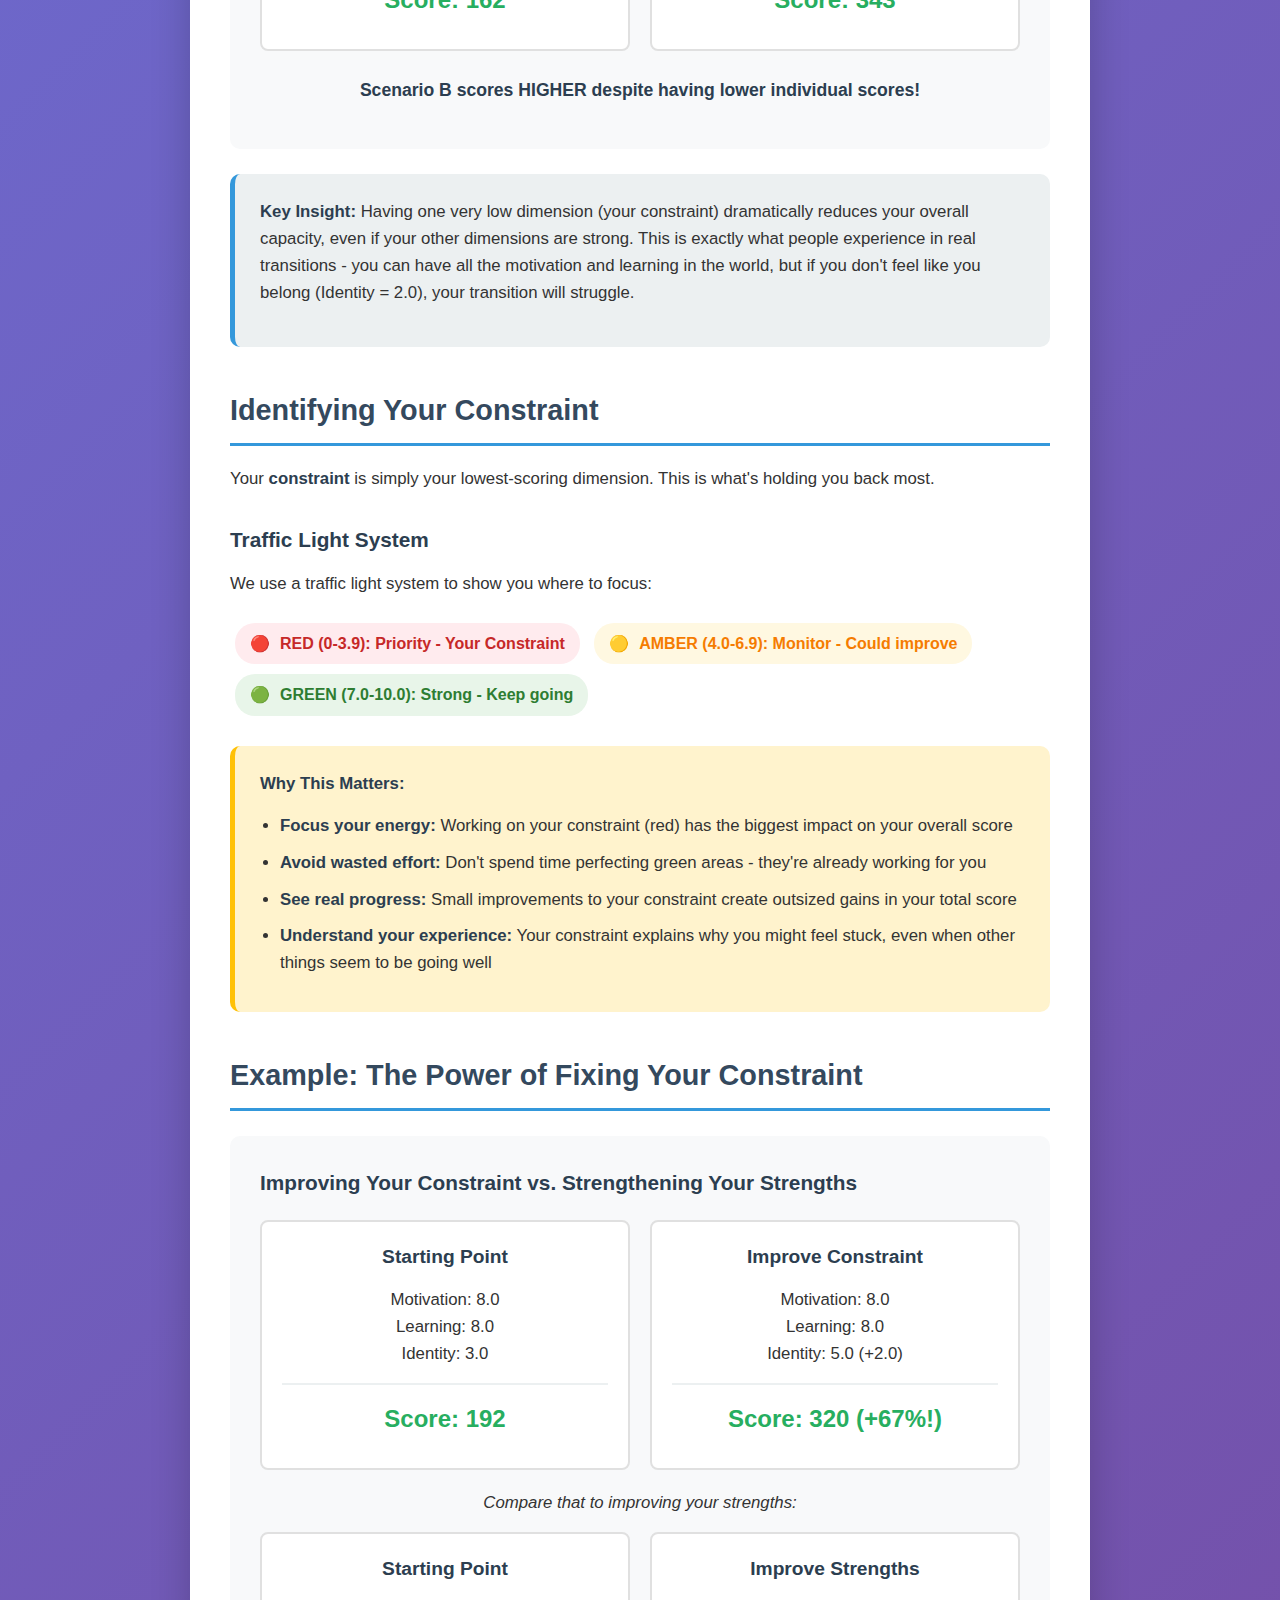
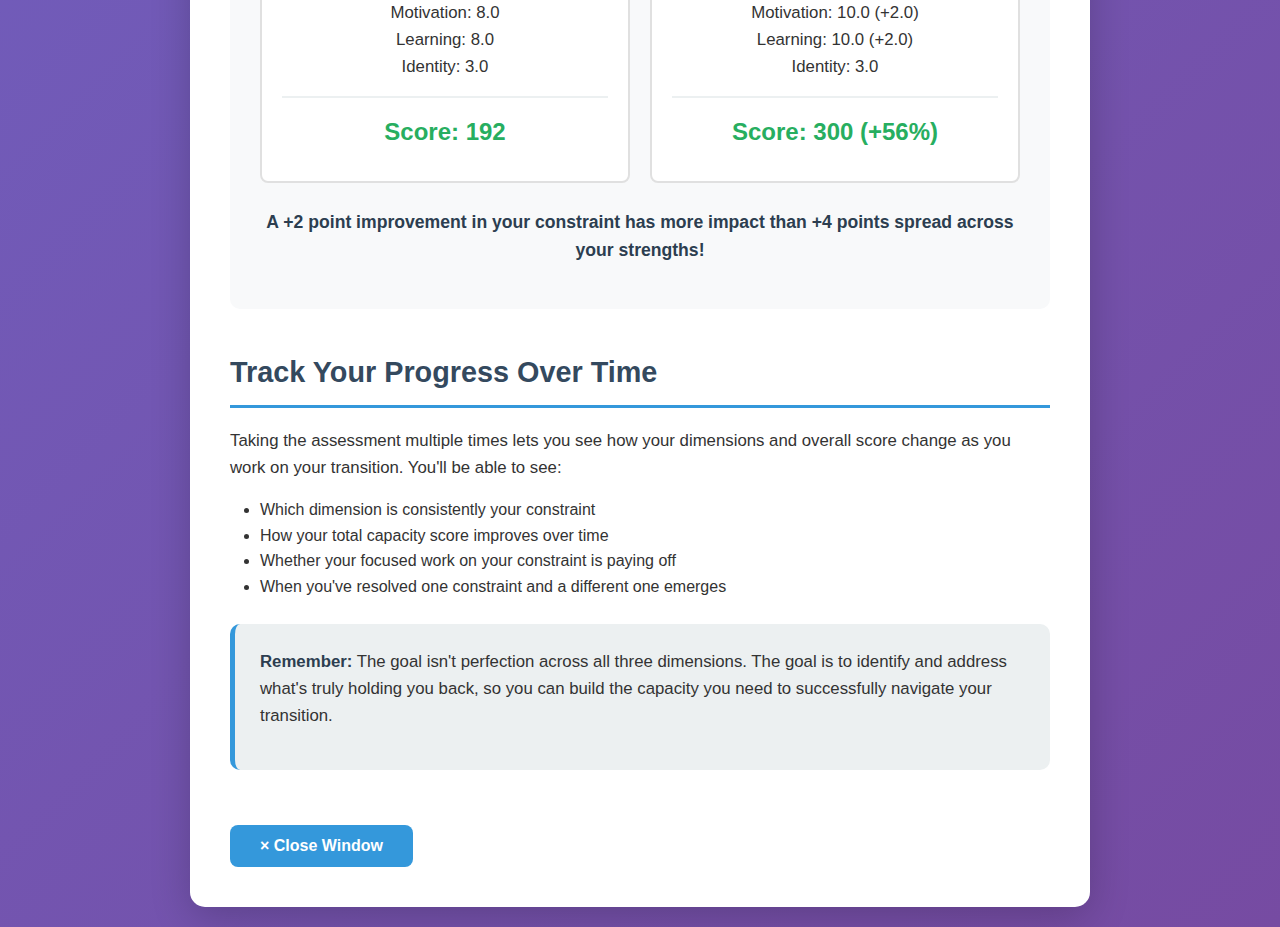
<file: how-scoring-works.html>
<!DOCTYPE html>
<html lang="en">
<head>
    <meta charset="UTF-8">
    <meta name="viewport" content="width=device-width, initial-scale=1.0">
    <title>How Scoring Works - Navigate Transition Assessment</title>
    <style>
        * {
            margin: 0;
            padding: 0;
            box-sizing: border-box;
        }

        body {
            font-family: 'Segoe UI', Tahoma, Geneva, Verdana, sans-serif;
            line-height: 1.6;
            color: #333;
            background: linear-gradient(135deg, #667eea 0%, #764ba2 100%);
            min-height: 100vh;
            padding: 20px;
        }

        .container {
            max-width: 900px;
            margin: 0 auto;
            background: white;
            padding: 40px;
            border-radius: 15px;
            box-shadow: 0 10px 40px rgba(0,0,0,0.2);
        }

        h1 {
            color: #2c3e50;
            margin-bottom: 10px;
            font-size: 2.5em;
        }

        .subtitle {
            color: #7f8c8d;
            font-size: 1.1em;
            margin-bottom: 30px;
            font-style: italic;
        }

        h2 {
            color: #34495e;
            margin-top: 40px;
            margin-bottom: 20px;
            padding-bottom: 10px;
            border-bottom: 3px solid #3498db;
            font-size: 1.8em;
        }

        h3 {
            color: #2c3e50;
            margin-top: 30px;
            margin-bottom: 15px;
            font-size: 1.3em;
        }

        p {
            margin-bottom: 15px;
            font-size: 1.05em;
        }

        .highlight-box {
            background: #ecf0f1;
            padding: 25px;
            border-radius: 10px;
            margin: 25px 0;
            border-left: 5px solid #3498db;
        }

        .warning-box {
            background: #ffebee;
            padding: 25px;
            border-radius: 10px;
            margin: 25px 0;
            border-left: 5px solid #e74c3c;
        }

        .dimension-box {
            background: white;
            padding: 20px;
            border-radius: 10px;
            margin: 15px 0;
            border: 2px solid #bdc3c7;
            transition: transform 0.2s;
        }

        .dimension-box:hover {
            transform: translateY(-3px);
            box-shadow: 0 5px 15px rgba(0,0,0,0.1);
        }

        .dimension-box.motivation {
            border-left: 5px solid #9b59b6;
        }

        .dimension-box.learning {
            border-left: 5px solid #00bcd4;
        }

        .dimension-box.identity {
            border-left: 5px solid #ff9800;
        }

        .dimension-box h4 {
            color: #2c3e50;
            margin-bottom: 10px;
            font-size: 1.2em;
        }

        .formula {
            background: #34495e;
            color: white;
            padding: 20px;
            border-radius: 8px;
            font-size: 1.3em;
            text-align: center;
            margin: 20px 0;
            font-family: 'Courier New', monospace;
        }

        .comparison-example {
            background: #f8f9fa;
            padding: 30px;
            border-radius: 10px;
            margin: 25px 0;
        }

        .before-after {
            display: grid;
            grid-template-columns: 1fr 1fr;
            gap: 20px;
            margin-top: 20px;
        }

        .scenario {
            background: white;
            padding: 20px;
            border-radius: 8px;
            text-align: center;
            border: 2px solid #e0e0e0;
        }

        .scenario h4 {
            color: #2c3e50;
            margin-bottom: 15px;
            font-size: 1.2em;
        }

        .scenario p {
            margin-bottom: 10px;
        }

        .scenario .score {
            font-size: 1.5em;
            color: #27ae60;
            font-weight: bold;
            margin-top: 15px;
            padding-top: 15px;
            border-top: 2px solid #ecf0f1;
        }

        .scenario .score.zero {
            color: #e74c3c;
        }

        .key-points {
            background: #fff3cd;
            padding: 25px;
            border-radius: 10px;
            margin: 25px 0;
            border-left: 5px solid #ffc107;
        }

        .key-points ul {
            margin-left: 20px;
            margin-top: 15px;
        }

        .key-points li {
            margin-bottom: 10px;
            font-size: 1.05em;
        }

        .traffic-light {
            display: inline-flex;
            align-items: center;
            gap: 10px;
            padding: 8px 15px;
            border-radius: 20px;
            font-weight: 600;
            margin: 5px;
        }

        .traffic-light.red {
            background: #ffebee;
            color: #c62828;
        }

        .traffic-light.amber {
            background: #fff8e1;
            color: #f57c00;
        }

        .traffic-light.green {
            background: #e8f5e9;
            color: #2e7d32;
        }

        .back-button {
            display: inline-block;
            margin-top: 40px;
            padding: 12px 30px;
            background: #3498db;
            color: white;
            text-decoration: none;
            border-radius: 8px;
            font-weight: 600;
            transition: all 0.3s ease;
        }

        .back-button:hover {
            background: #2980b9;
            transform: translateY(-2px);
            box-shadow: 0 5px 15px rgba(52, 152, 219, 0.3);
        }

        strong {
            color: #2c3e50;
        }

        @media (max-width: 768px) {
            .container {
                padding: 20px;
            }

            h1 {
                font-size: 2em;
            }

            h2 {
                font-size: 1.5em;
            }

            .before-after {
                grid-template-columns: 1fr;
            }
        }
    </style>
</head>
<body>
    <div class="container">
        <h1>How Scoring Works</h1>
        <p class="subtitle">Understanding the Navigate Transition Assessment methodology</p>

        <div class="highlight-box">
            <p><strong>Your overall Transition Capacity Score can range from 0 to 1,000</strong>, calculated by multiplying your three dimension scores together. This multiplication approach reveals something crucial: <strong>your lowest score becomes your constraint</strong> - the primary factor limiting your overall capacity for successful transition.</p>
        </div>

        <h2>The Three Dimensions</h2>
        
        <div class="dimension-box motivation">
            <h4>🔥 Motivation (Purple)</h4>
            <p>Your drive and energy for the transition. Do you have the emotional fuel to push through challenges, or do you feel drained and stuck?</p>
        </div>

        <div class="dimension-box learning">
            <h4>📚 Learning (Cyan)</h4>
            <p>Your capacity to acquire new skills and knowledge. Are you actively developing what you need, or struggling to build competence in unfamiliar territory?</p>
        </div>

        <div class="dimension-box identity">
            <h4>🎯 Identity (Orange)</h4>
            <p>Your sense of belonging and self in the new context. Do you see yourself fitting in, or are you questioning whether this is really "you"?</p>
        </div>

        <h2>From Questions to Scores</h2>
        
        <h3>Step 1: Your Responses</h3>
        <p>You answer 15 questions (5 per dimension) using a 0-10 scale, where:</p>
        <ul style="margin-left: 30px; margin-bottom: 20px;">
            <li><strong>0</strong> = Completely disagree</li>
            <li><strong>5</strong> = Neutral</li>
            <li><strong>10</strong> = Completely agree</li>
        </ul>

        <h3>Step 2: Calculating Dimension Scores</h3>
        <p>Your five responses in each dimension are simply averaged:</p>
        
        <div class="highlight-box">
            <p><strong>Score = Average of 5 responses</strong></p>
            <ul style="margin-left: 20px; margin-top: 15px;">
                <li><strong>Scale:</strong> 0-10 for each dimension</li>
                <li><strong>Example:</strong> If you score 8, 5, 6, 7, 9 across five questions, your average is 7.0</li>
                <li><strong>That's your score:</strong> 7.0 out of 10</li>
            </ul>
        </div>

        <h3>Step 3: The Multiplier Effect</h3>
        <p>Your three dimension scores are <strong>multiplied together</strong> to create your Transition Capacity Score:</p>

        <p class="formula">Motivation × Learning × Identity = Transition Capacity Score</p>

        <p><strong>Example:</strong> If your scores are Motivation = 7.5, Learning = 6.0, Identity = 8.0:</p>
        <p class="formula">7.5 × 6.0 × 8.0 = 360</p>

        <h2>The Devastating Impact of Zero</h2>

        <div class="warning-box">
            <p><strong>CRITICAL:</strong> A score of zero in ANY dimension means your total capacity score is ZERO—regardless of how strong your other dimensions are. This is because the scores are multiplied together (anything × 0 = 0).</p>
        </div>

        <div class="comparison-example">
            <h3 style="margin-top: 0; color: #2c3e50;">Even Perfect Scores Can't Overcome a Zero</h3>
            <div class="before-after">
                <div class="scenario">
                    <h4>Perfect Scores + Zero</h4>
                    <p>Motivation: 10.0<br>Learning: 10.0<br>Identity: 0.0</p>
                    <p class="score zero">Score: 0</p>
                </div>
                <div class="scenario">
                    <h4>Perfect Scores + Low</h4>
                    <p>Motivation: 10.0<br>Learning: 10.0<br>Identity: 1.0</p>
                    <p class="score">Score: 100</p>
                </div>
            </div>
            <p style="margin-top: 25px; text-align: center; font-size: 1.1em; color: #2c3e50;">
                <strong>Even 1.0 is infinitely better than 0.0!</strong>
            </p>
        </div>

        <h2>Why Multiplication Instead of Addition?</h2>

        <div class="key-points">
            <p><strong>Because your constraint matters more than your strengths.</strong></p>
            <p>Multiplication reveals what addition hides. Here's why this matters:</p>
        </div>

        <div class="comparison-example">
            <h3 style="margin-top: 0; color: #2c3e50;">Compare These Two Scenarios:</h3>
            <div class="before-after">
                <div class="scenario">
                    <h4>Scenario A</h4>
                    <p>Motivation: 9.0<br>Learning: 9.0<br>Identity: 2.0</p>
                    <p class="score">Score: 162</p>
                </div>
                <div class="scenario">
                    <h4>Scenario B</h4>
                    <p>Motivation: 7.0<br>Learning: 7.0<br>Identity: 7.0</p>
                    <p class="score">Score: 343</p>
                </div>
            </div>
            <p style="margin-top: 25px; text-align: center; font-size: 1.1em; color: #2c3e50;">
                <strong>Scenario B scores HIGHER despite having lower individual scores!</strong>
            </p>
        </div>

        <div class="highlight-box">
            <p><strong>Key Insight:</strong> Having one very low dimension (your constraint) dramatically reduces your overall capacity, even if your other dimensions are strong. This is exactly what people experience in real transitions - you can have all the motivation and learning in the world, but if you don't feel like you belong (Identity = 2.0), your transition will struggle.</p>
        </div>

        <h2>Identifying Your Constraint</h2>

        <p>Your <strong>constraint</strong> is simply your lowest-scoring dimension. This is what's holding you back most.</p>

        <h3>Traffic Light System</h3>
        <p>We use a traffic light system to show you where to focus:</p>

        <div style="margin: 20px 0;">
            <div class="traffic-light red">
                <span>🔴</span>
                <span>RED (0-3.9): Priority - Your Constraint</span>
            </div>
            <div class="traffic-light amber">
                <span>🟡</span>
                <span>AMBER (4.0-6.9): Monitor - Could improve</span>
            </div>
            <div class="traffic-light green">
                <span>🟢</span>
                <span>GREEN (7.0-10.0): Strong - Keep going</span>
            </div>
        </div>

        <div class="key-points">
            <p><strong>Why This Matters:</strong></p>
            <ul>
                <li><strong>Focus your energy:</strong> Working on your constraint (red) has the biggest impact on your overall score</li>
                <li><strong>Avoid wasted effort:</strong> Don't spend time perfecting green areas - they're already working for you</li>
                <li><strong>See real progress:</strong> Small improvements to your constraint create outsized gains in your total score</li>
                <li><strong>Understand your experience:</strong> Your constraint explains why you might feel stuck, even when other things seem to be going well</li>
            </ul>
        </div>

        <h2>Example: The Power of Fixing Your Constraint</h2>

        <div class="comparison-example">
            <h3 style="margin-top: 0; color: #2c3e50;">Improving Your Constraint vs. Strengthening Your Strengths</h3>
            <div class="before-after">
                <div class="scenario">
                    <h4>Starting Point</h4>
                    <p>Motivation: 8.0<br>Learning: 8.0<br>Identity: 3.0</p>
                    <p class="score">Score: 192</p>
                </div>
                <div class="scenario">
                    <h4>Improve Constraint</h4>
                    <p>Motivation: 8.0<br>Learning: 8.0<br>Identity: 5.0 (+2.0)</p>
                    <p class="score">Score: 320 (+67%!)</p>
                </div>
            </div>
            <p style="margin-top: 20px; text-align: center; font-style: italic;">Compare that to improving your strengths:</p>
            <div class="before-after" style="margin-top: 15px;">
                <div class="scenario">
                    <h4>Starting Point</h4>
                    <p>Motivation: 8.0<br>Learning: 8.0<br>Identity: 3.0</p>
                    <p class="score">Score: 192</p>
                </div>
                <div class="scenario">
                    <h4>Improve Strengths</h4>
                    <p>Motivation: 10.0 (+2.0)<br>Learning: 10.0 (+2.0)<br>Identity: 3.0</p>
                    <p class="score">Score: 300 (+56%)</p>
                </div>
            </div>
            <p style="margin-top: 25px; text-align: center; font-size: 1.1em; color: #2c3e50;">
                <strong>A +2 point improvement in your constraint has more impact than +4 points spread across your strengths!</strong>
            </p>
        </div>

        <h2>Track Your Progress Over Time</h2>

        <p>Taking the assessment multiple times lets you see how your dimensions and overall score change as you work on your transition. You'll be able to see:</p>

        <ul style="margin-left: 30px; margin-bottom: 20px;">
            <li>Which dimension is consistently your constraint</li>
            <li>How your total capacity score improves over time</li>
            <li>Whether your focused work on your constraint is paying off</li>
            <li>When you've resolved one constraint and a different one emerges</li>
        </ul>

        <div class="highlight-box">
            <p><strong>Remember:</strong> The goal isn't perfection across all three dimensions. The goal is to identify and address what's truly holding you back, so you can build the capacity you need to successfully navigate your transition.</p>
        </div>

        <button onclick="window.close()" class="back-button" style="cursor: pointer; border: none; font-family: inherit; display: inline-block; margin-top: 30px; padding: 12px 30px; background: #3498db; color: white; border-radius: 8px; font-weight: 600; font-size: 1em; transition: all 0.3s ease;">× Close Window</button>
    </div>
</body>
</html>
</file>
